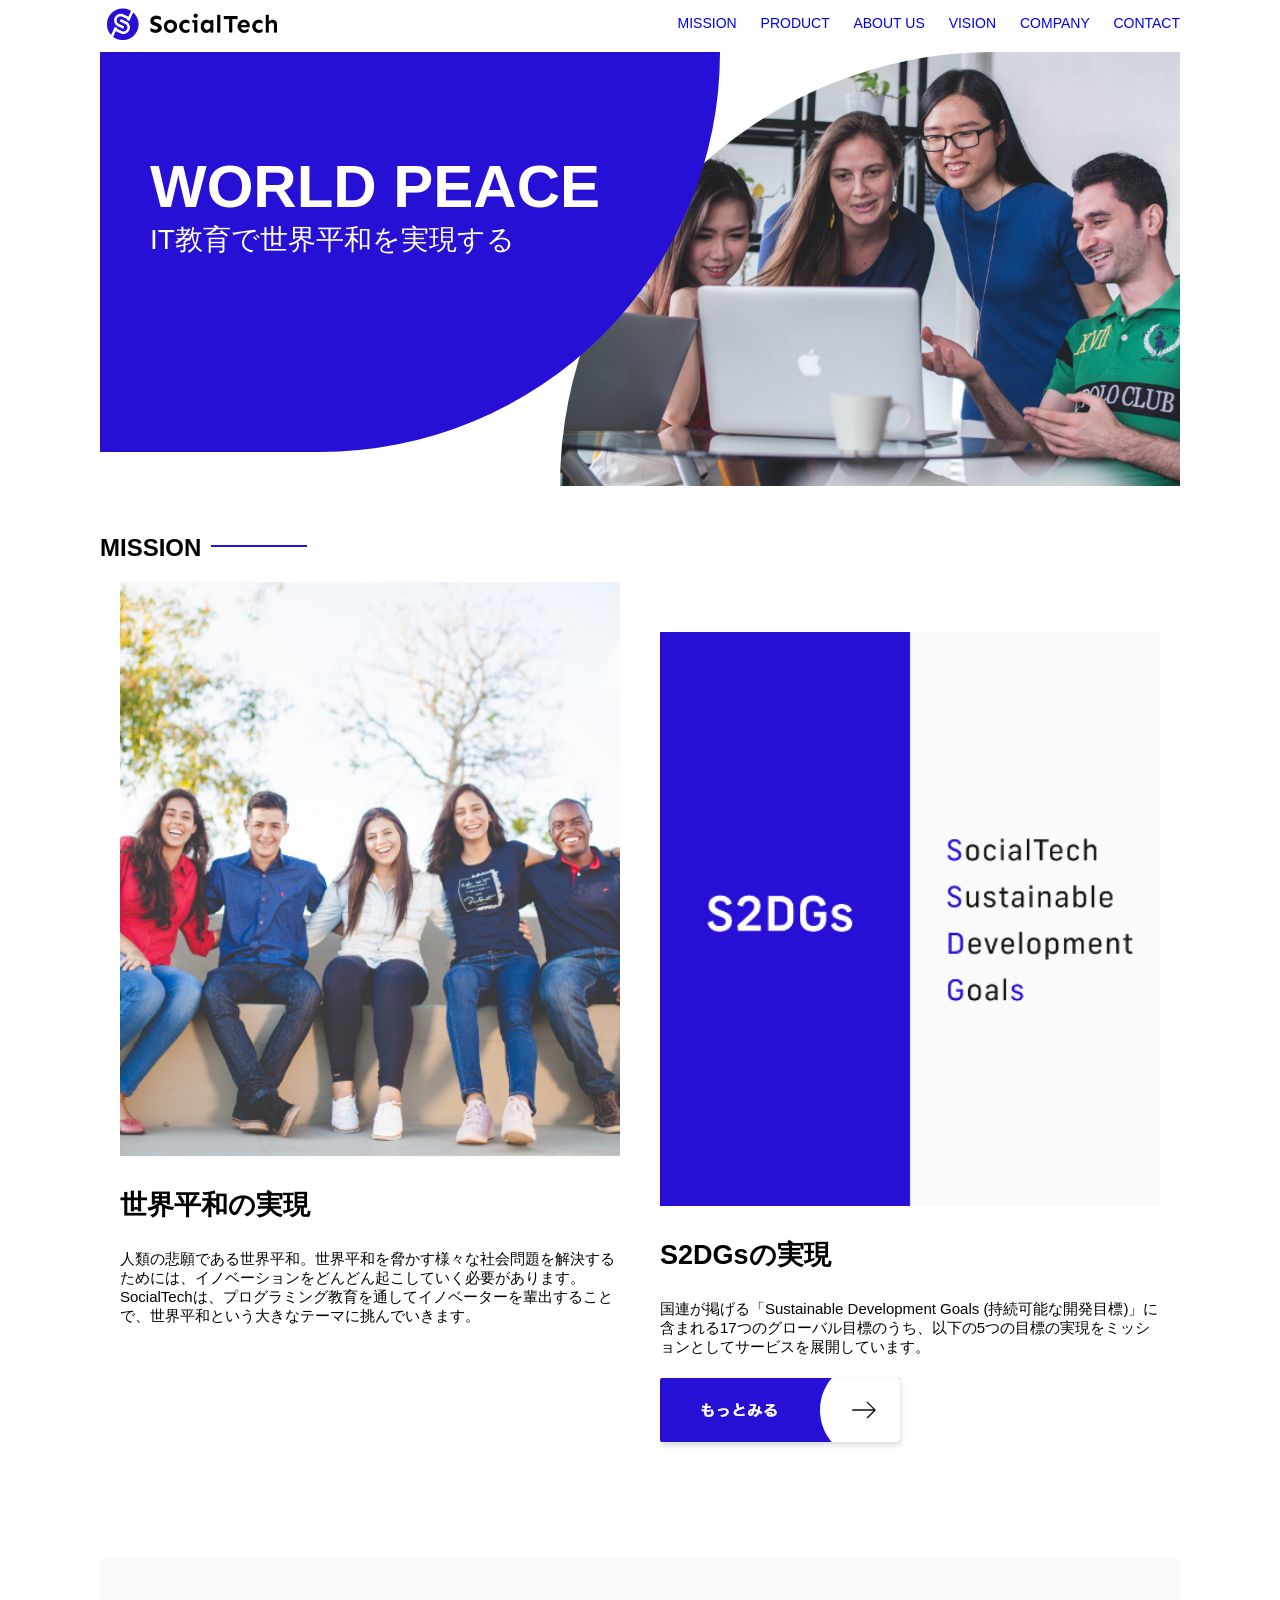
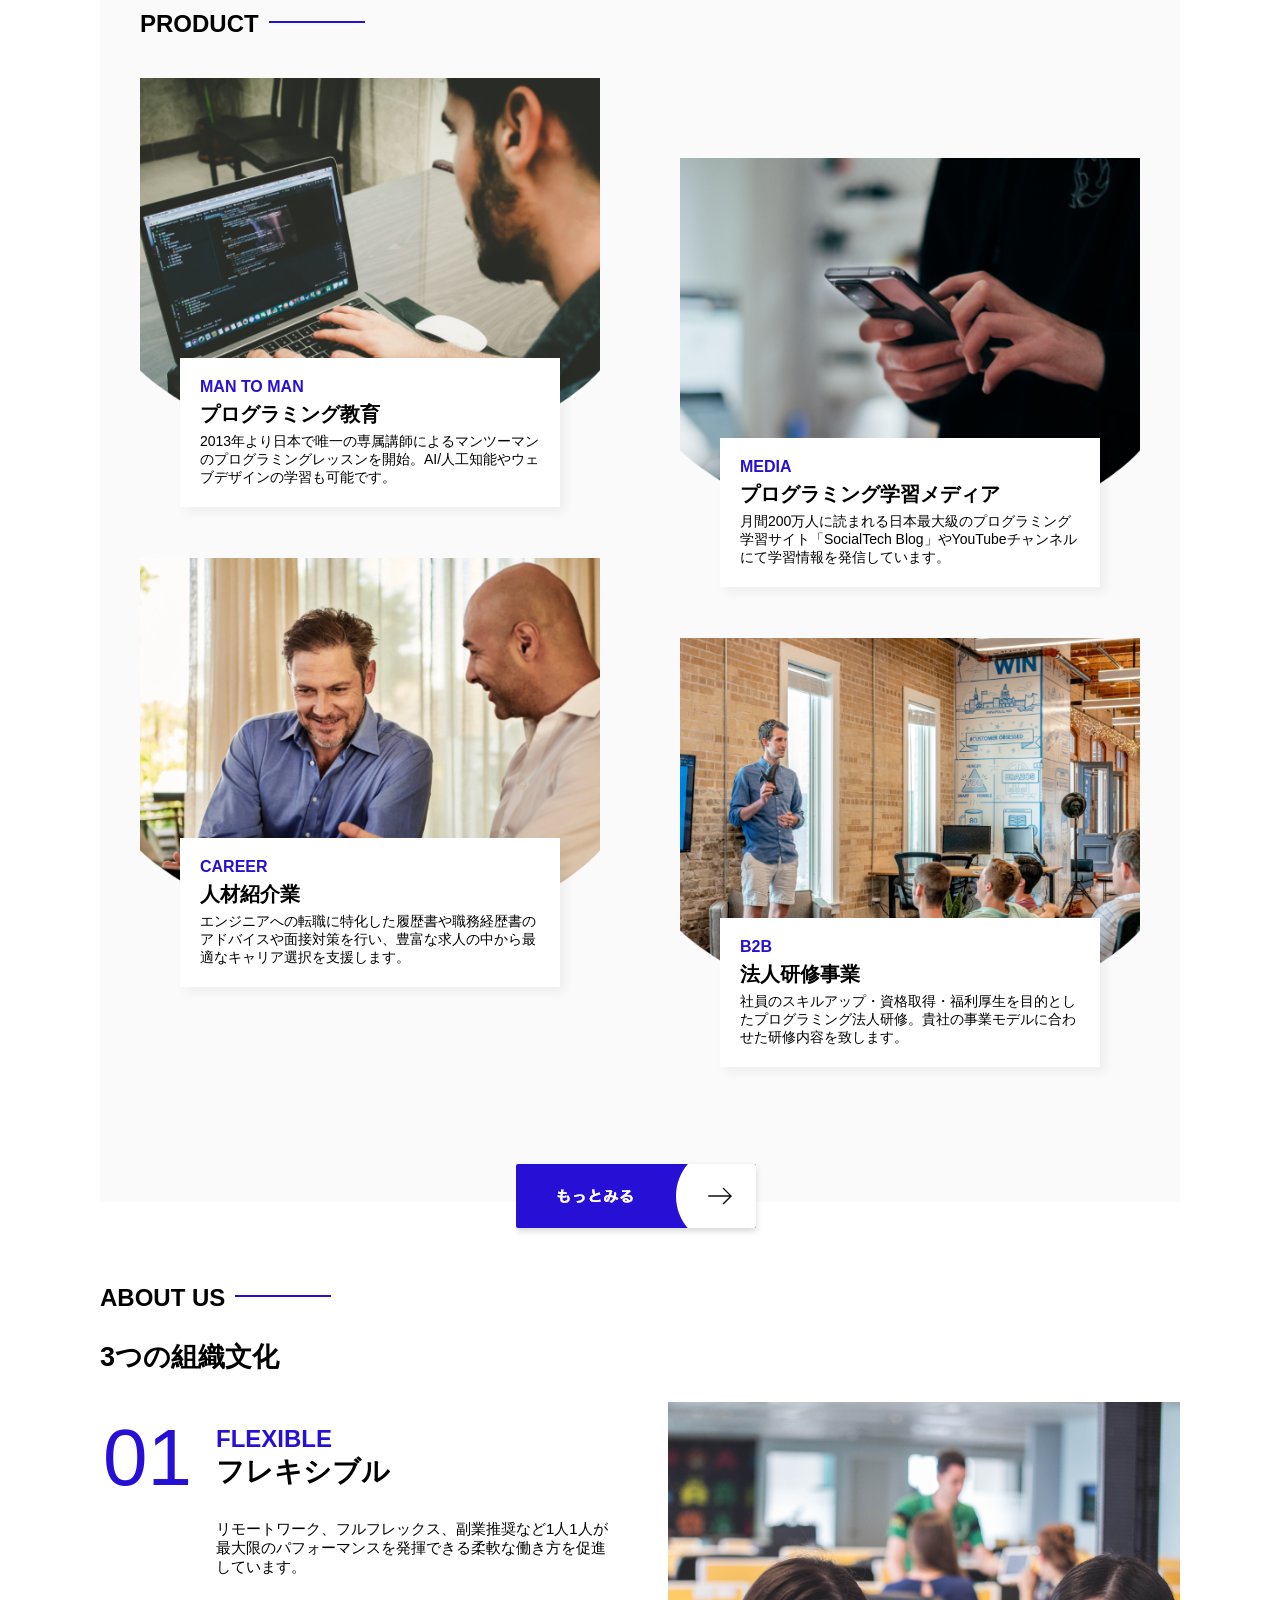
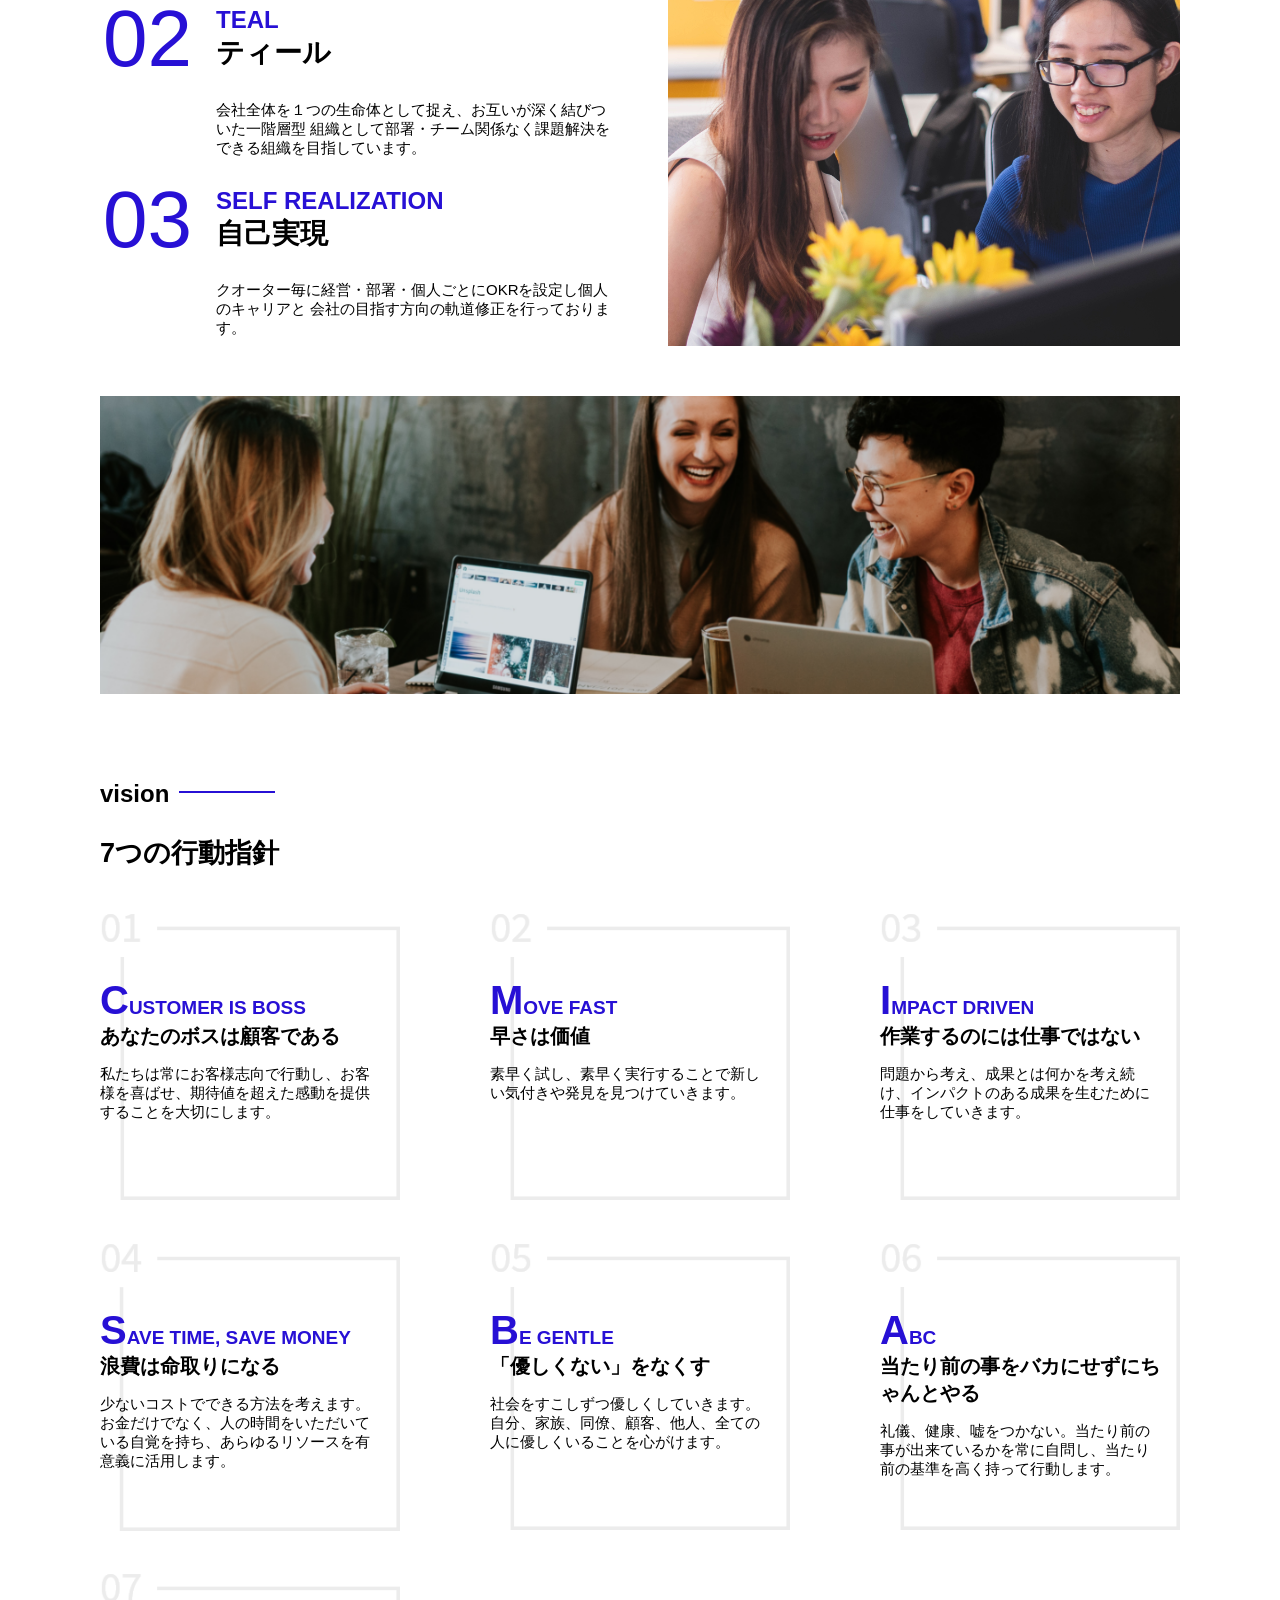
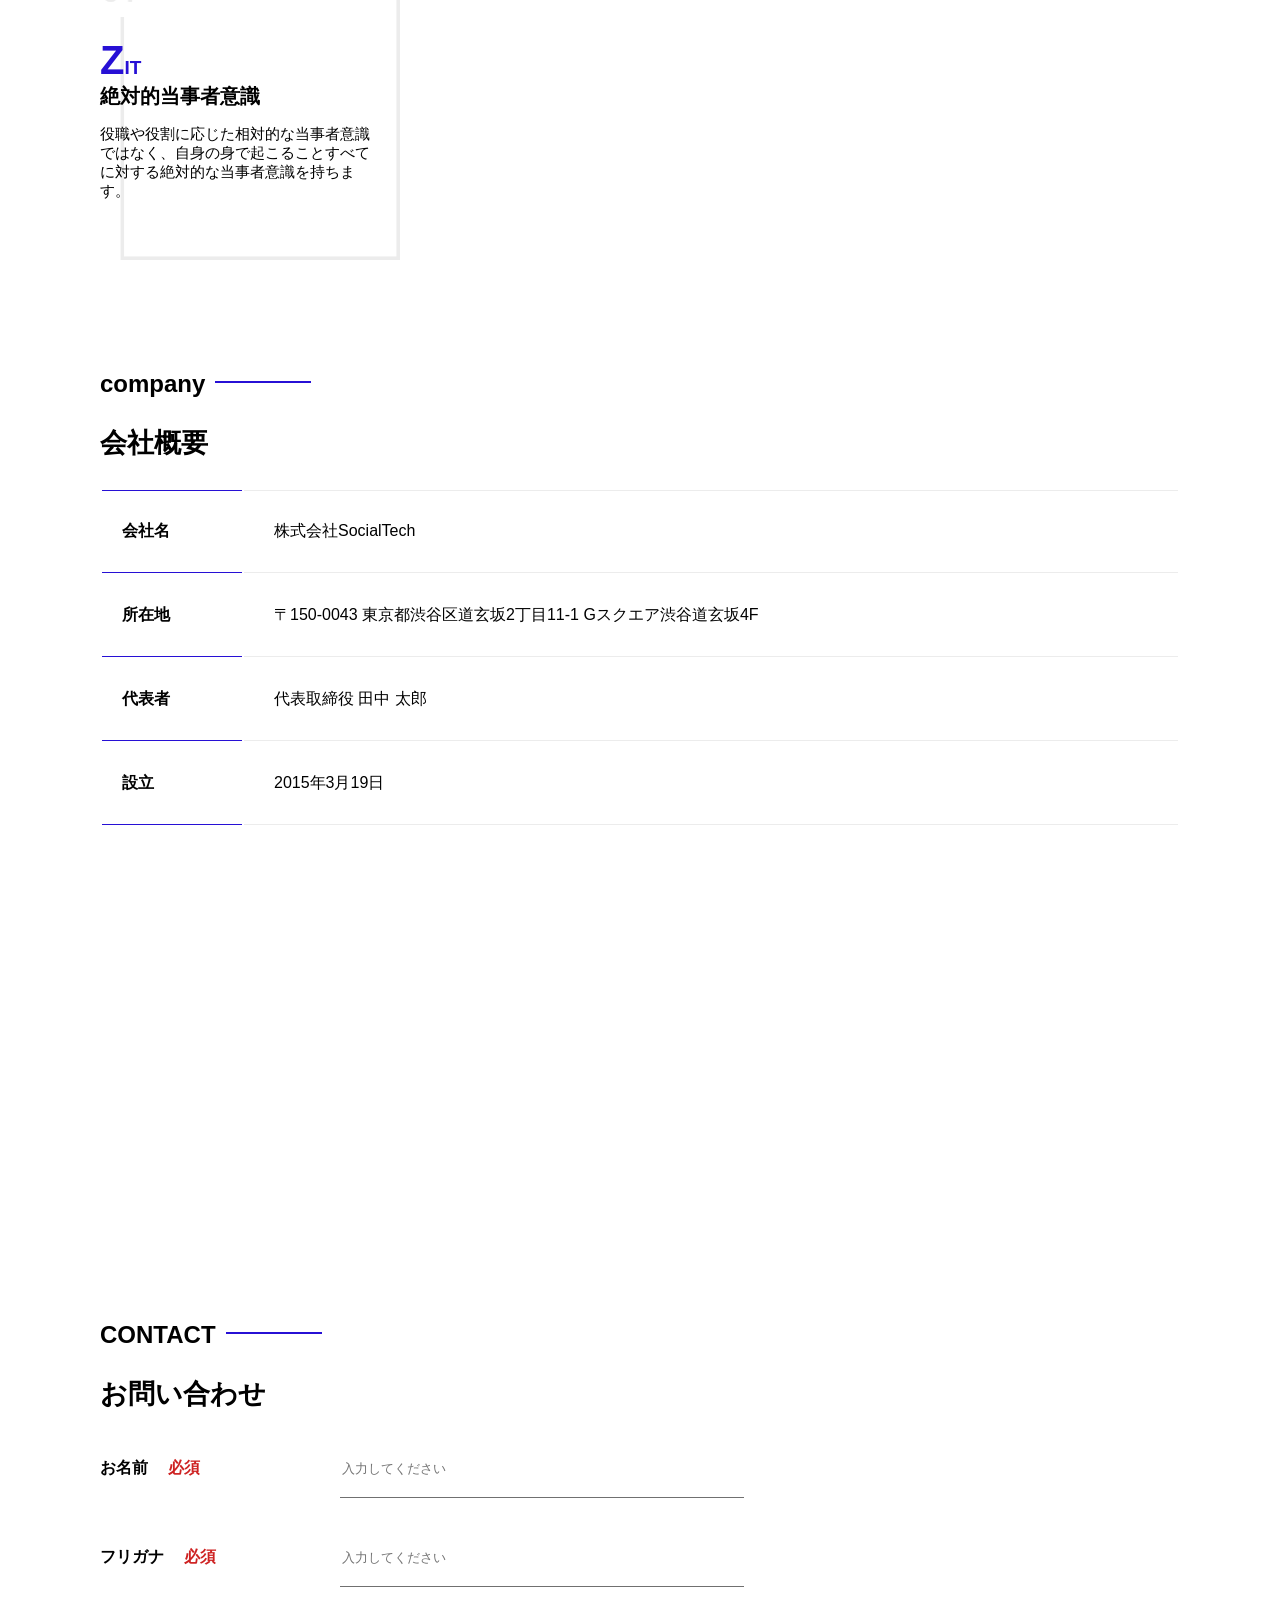
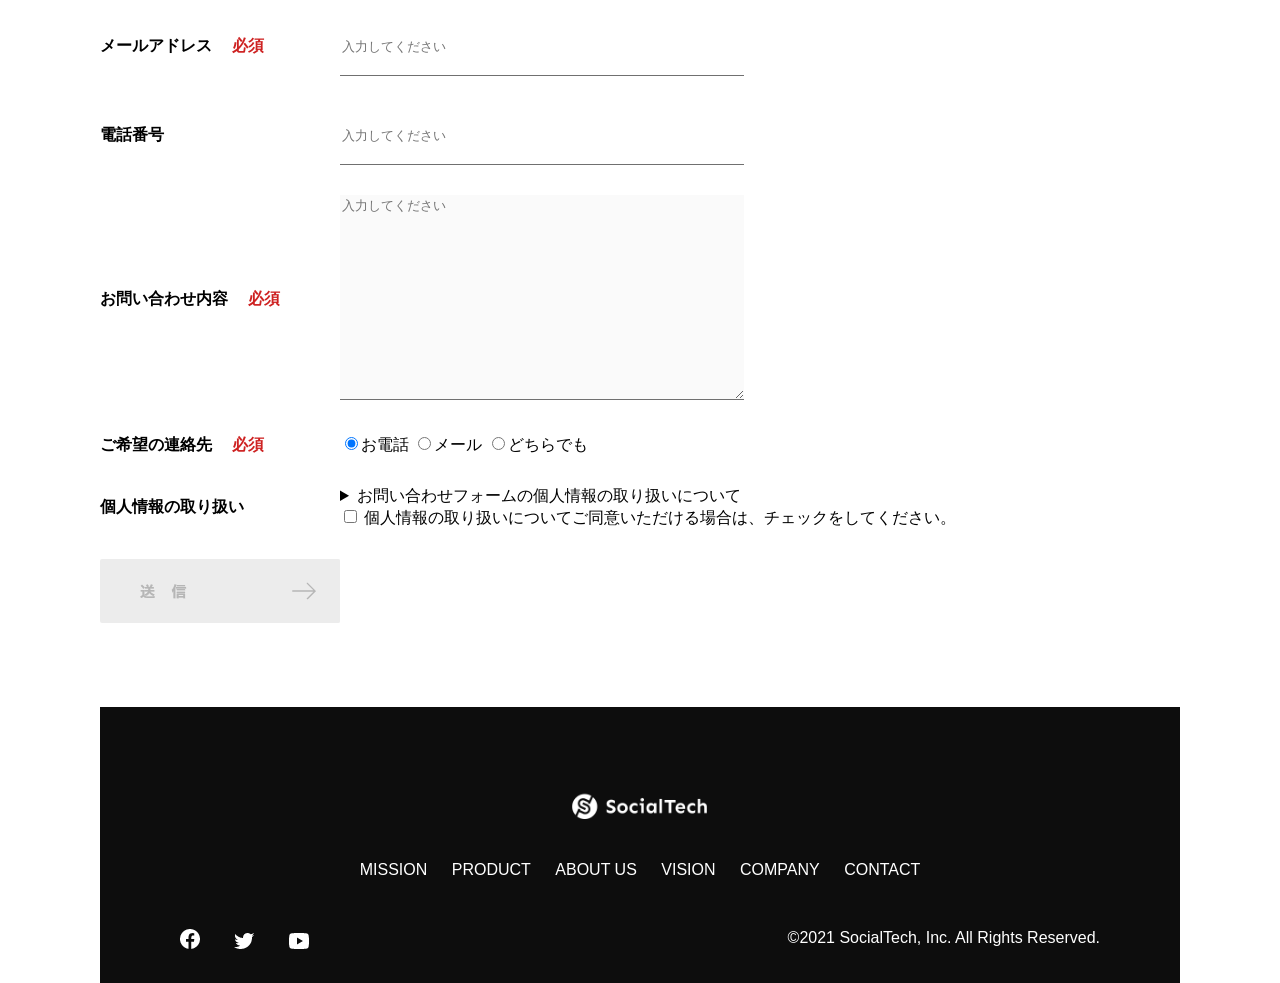
<file: test4/index.html>
<!DOCTYPE html>
<html>
  <head>
    <title>SocialTech</title>
    <meta charset="UTF-8">
    <meta name="description" content="SocialTechはEdTech業界のリーディングカンパニーを目指します。">
    <meta name="viewport" content="width=device-width, initial-scale=1.0">
    <link rel="stylesheet" href="style.css">
  </head>
  <body>
    <!-- ヘッダー -->
    <header>
      <a href="index.html" id="logo"><img src="images/logo.png" alt="トップページに戻る"></a>

      <!-- PC用ナビゲーション -->
      <nav id="nav-pc">
        <a href="mission.html">MISSION</a>
        <a href="product.html">PRODUCT</a>
        <a href="index.html#abouts">ABOUT US</a>
        <a href="index.html#vision">VISION</a>
        <a href="index.html#company">COMPANY</a>
        <a href="index.html#contact">CONTACT</a>
      </nav>
      <!-- PC用ナビゲーション -->
      <img id="menu-sp" src="images/button-menu.png" alt="ナビゲーションを開く" onclick="document.getElementById('nav-sp').style.display = 'block'">
      <!-- スマホ用ナビゲーション -->
      <nav id="nav-sp">
        <img id="close" src="images/button-close.png" alt="ナビゲーションを閉じる" onclick="document.getElementById('nav-sp').style.display = 'none'">
        <a id="logo-sp" href="index.html" onclick="document.getElementById('nav-sp').style.display = 'none'"><img
            src="images/logo-sp.png" alt="トップページに戻る"></a>
        <a class="menu" href="mission.html" onclick="document.getElementById('nav-sp').style.display = 'none'">MISSION</a>
        <a class="menu" href="product.html" onclick="document.getElementById('nav-sp').style.display = 'none'">PRODUCT</a>
        <a class="menu" href="index.html#aboutus" onclick="document.getElementById('nav-sp').style.display = 'none'">ABOUT
          US</a>
        <a class="menu" href="index.html#vision"
          onclick="document.getElementById('nav-sp').style.display = 'none'">VISION</a>
        <a class="menu" href="index.html#company"
          onclick="document.getElementById('nav-sp').style.display = 'none'">COMPANY</a>
        <a class="menu" href="index.html#contact"
          onclick="document.getElementById('nav-sp').style.display = 'none'">CONTACT</a>
        <div id="sns">
          <a href="https://www.facebook.com/sejuku2013"><img src="images/button-facebook.png" alt="Facebookのリンク"></a>
          <a href="https://twitter.com/samuraijuku"><img src="images/button-twitter.png" alt="Twitterのリンク"></a>
          <a href="https://www.youtube.com/channel/UCCFOQO5aDK0xXam4cUQXT8g"><img src="images/button-youtube.png" alt="YouTubeのリンク"></a>
        </div>
      </nav>
    </header>
    <main>
      <arcticle>
        <!-- メインビジュアル -->
        <section id="main-visual">
          <div id="main-message">
            <h1>WORLD PEACE</h1>
            <p>IT教育で世界平和を実現する</p>
          </div>
          <img src="images/index/index-main.png" alt="PCの周りに集まる多国籍の仲間たち">
        </section>
        <!-- ミッション-->
        <section id="mission">
          <h2 class="index-h2">MISSION</h2>
          <div id="mission-flex">
            <div>
              <img id="mission-photo" src="images/index/index-mission.png" alt="屋外のベンチで写真を撮影する多国籍の仲間たち">
              <h3>世界平和の実現</h3>
              <p>
                人類の悲願である世界平和。世界平和を脅かす様々な社会問題を解決するためには、イノベーションをどんどん起こしていく必要があります。SocialTechは、プログラミング教育を通してイノベーターを輩出することで、世界平和という大きなテーマに挑んでいきます。
              </p>
            </div>
            <div>
              <img id="s2dgs" src="images/index/s2dgs.png" alt="s2dgs">
              <h3>S2DGsの実現</h3>
              <p>国連が掲げる「Sustainable Development Goals (持続可能な開発目標)」に含まれる17つのグローバル目標のうち、以下の5つの目標の実現をミッションとしてサービスを展開しています。</p>
              <a href="mission.html">
                <img src="images/button-more.png" alt="もっとみる">
              </a>
            </div>
          </div>
        </section>
        <!-- プロダクト -->
        <section id="product">
          <h2 class="index-h2">PRODUCT</h2>
          <div>
            <div id="product-left">
              <div>
                <img class="product-photo" src="images/index/index-mantoman.png" alt="PCでコードを書く男性">
                <div class="product-explain">
                  <span>MAN TO MAN</span>
                  <h3>プログラミング教育</h3>
                  <p>2013年より日本で唯一の専属講師によるマンツーマンのプログラミングレッスンを開始。AI/人工知能やウェブデザインの学習も可能です。</p>
                </div>
              </div>
              <div>
                <img class="product-photo" src="images/index/index-career.png" alt="笑顔で話し合う2人の男性">
                <div class="product-explain">
                  <span>CAREER</span>
                  <h3>人材紹介業</h3>
                  <p>エンジニアへの転職に特化した履歴書や職務経歴書のアドバイスや面接対策を行い、豊富な求人の中から最適なキャリア選択を支援します。</p>
                </div>
              </div>
            </div>
            <div id="product-right">
              <div>
                <img class="product-photo" src="images/index/index-media.png" alt="スマートフォンを操作する人">
                <div class="product-explain">
                  <span>MEDIA</span>
                  <h3>プログラミング学習メディア</h3>
                  <p>月間200万人に読まれる日本最大級のプログラミング学習サイト「SocialTech Blog」やYouTubeチャンネルにて学習情報を発信しています。</p>
                </div>
              </div>
              <div>
                <img class="product-photo" src="images/index/index-b2b.png" alt="購入中の男性とそれを聴く人々">
                <div class="product-explain">
                  <span>B2B</span>
                  <h3>法人研修事業</h3>
                  <p>社員のスキルアップ・資格取得・福利厚生を目的としたプログラミング法人研修。貴社の事業モデルに合わせた研修内容を致します。</p>
                </div>
              </div>
            </div>
          </div>
          <div>
            <a id="product-more" href="product.html">
              <img src="images/button-more.png" alt="もっとみる">
            </a>
          </div>
        </section>
        <section id="aboutus">
          <h2 class="index-h2">ABOUT US</h2>
          <h3>3つの組織文化</h3>
          <div>
            <table class="culture-table">
              <tr>
                <td>
                  <span class="culture-num">01</span>
                </td>
                <td>
                  <span class="culture-en">FLEXIBLE</span>
                  <span class="culture-jp">フレキシブル</span>
                </td>
              </tr>
              <tr>
                <td>
                  <!--空のセル-->
                </td>
                <td>
                  <p class="culture-description">
                    リモートワーク、フルフレックス、副業推奨など1人1人が最大限のパフォーマンスを発揮できる柔軟な働き方を促進しています。
                  </p>
                </td>
              </tr>
              <tr>
                <td>
                  <span class="culture-num">02</span>
                </td>
                <td>
                  <span class="culture-en">TEAL</span>
                  <span class="culture-jp">ティール</span>
                </td>
              </tr>
              <tr>
                <td>
                  <!--空のセル-->
                </td>
                <td>
                  <p class="culture-description">
                    会社全体を１つの生命体として捉え、お互いが深く結びついた一階層型
                    組織として部署・チーム関係なく課題解決をできる組織を目指しています。
                  </p>
                </td>
              </tr>
              <tr>
                <td>
                  <span class="culture-num">03</span>
                </td>
                <td>
                  <span class="culture-en">SELF REALIZATION</span>
                  <span class="culture-jp">自己実現</span>
                </td>
              </tr>
              <tr>
                <td>
                  <!--空のセル-->
                </td>
                <td>
                  <p class="culture-description">
                    クオーター毎に経営・部署・個人ごとにOKRを設定し個人のキャリアと
                    会社の目指す方向の軌道修正を行っております。
                  </p>
                </td>
              </tr>
            </table>
              <img class="culture-img" src="images/index/index-aboutus1.png" alt="笑顔で話し合う2人の女性">
          </div>
            <img class="culture-img2" src="images/index/index-aboutus2.png" alt="笑顔で話し合う3人の男女">
        </section>
        <!-- VISION -->
        <section id="vision">
          <h2 class="index-h2">vision</h2>
          <h3>7つの行動指針</h3>
          <div>
            <div class="vision-box">
              <img src="images/index/vision-01.png" alt="01">
              <span>
                <h4>CUSTOMER IS BOSS</h4>
                <h5>あなたのボスは顧客である</h5>
                <p>私たちは常にお客様志向で行動し、お客様を喜ばせ、期待値を超えた感動を提供することを大切にします。</p>
              </span>
            </div>
            <div class="vision-box">
              <img src="images/index/vision-02.png" alt="02">
              <span>
                <h4>MOVE FAST</h4>
                <h5>早さは価値</h5>
                <p>素早く試し、素早く実行することで新しい気付きや発見を見つけていきます。</p>
              </span>
            </div>
            <div class="vision-box">
              <img src="images/index/vision-03.png" alt="03">
              <span>
                <h4>IMPACT DRIVEN</h4>
                <h5>作業するのには仕事ではない</h5>
                <p>問題から考え、成果とは何かを考え続け、インパクトのある成果を生むために仕事をしていきます。</p>
              </span>
            </div>
            <div class="vision-box">
              <img src="images/index/vision-04.png" alt="04">
              <span>
                <h4>SAVE TIME, SAVE MONEY</h4>
                <h5>浪費は命取りになる</h5>
                <p>少ないコストでできる方法を考えます。お金だけでなく、人の時間をいただいている自覚を持ち、あらゆるリソースを有意義に活用します。</p>
              </span>
            </div>
            <div class="vision-box">
              <img src="images/index/vision-05.png" alt="05">
              <span>
                <h4>BE GENTLE</h4>
                <h5>「優しくない」をなくす</h5>
                <p>社会をすこしずつ優しくしていきます。自分、家族、同僚、顧客、他人、全ての人に優しくいることを心がけます。</p>
              </span>
            </div>
            <div class="vision-box">
              <img src="images/index/vision-06.png" alt="06">
              <span>
                <h4>ABC</h4>
                <h5>当たり前の事をバカにせずにちゃんとやる</h5>
                <p>礼儀、健康、嘘をつかない。当たり前の事が出来ているかを常に自問し、当たり前の基準を高く持って行動します。</p>
              </span>
            </div>
            <div class="vision-box">
              <img src="images/index/vision-07.png" alt="07">
              <span>
                <h4>ZIT</h4>
                <h5>絶対的当事者意識</h5>
                <p>役職や役割に応じた相対的な当事者意識ではなく、自身の身で起こることすべてに対する絶対的な当事者意識を持ちます。</p>
              </span>
            </div>
          </div>
        </section>
        <!-- COMPANY -->
        <section id="company">
          <h2 class="index-h2">company</h2>
          <h3>会社概要</h3>
          <table id="company-table">
            <tr>
              <th class="tableheader-first">会社名</th>
              <td class="cell-first">株式会社SocialTech</td>
            </tr>
            <tr>
              <th class="tableheader">所在地</th>
              <td class="cell">〒150-0043 東京都渋谷区道玄坂2丁目11-1 Gスクエア渋谷道玄坂4F</td>
            </tr>
            <tr>
              <th class="tableheader">代表者</th>
              <td class="cell">代表取締役 田中 太郎</td>
            </tr>
            <tr>
              <th class="tableheader">設立</th>
              <td class="cell">2015年3月19日</td>
            </tr>
          </table>
          <iframe
           src="https://www.google.com/maps/embed?pb=!1m18!1m12!1m3!1d3241.7759544892483!2d139.69399665123464!3d35.65789123876098!2m3!1f0!2f0!3f0!3m2!1i1024!2i768!4f13.1!3m3!1m2!1s0x60188caa0042e8d1%3A0xba130bea826a7aa2!2z44CSMTUwLTAwNDMg5p2x5Lqs6YO95riL6LC35Yy66YGT546E5Z2C77yS5LiB55uu77yR77yR4oiS77yR!5e0!3m2!1sja!2sjp!4v1636872991912!5m2!1sja!2sjp"
           style="border:0;" allowfullscreen="" loading="lazy">
         </iframe>
        </section>
        <!-- お問い合わせフォーム -->
        <section id="contact">
          <h2 class="index-h2">CONTACT</h2>
          <h3>お問い合わせ</h3>
          <form action="https://api.staticforms.xyz/submit" method="post">
            <input type="text" name="honeypot" style="display:none">
            <!-- STATIC FORMのアクセスキー  -->
            <input type="hidden" name="accessKey" value="b024e4ca-845d-4fb1-b5e7-9c1c5c3291fc">
            <input type="hidden" name="subject" value="Webサイトからお問い合わせがありました" />
            <input type="hidden" name="replyTo" value="makino.19820629@gmail.com">
            <input type="hidden" name="redirectTo" value="">
            <div>
              <div class="contact-heading">
                <label class="contact-label">お名前<span class="contact-span">必須</span></label>
              </div>
              <div>
                <input type="text" name="name" placeholder="入力してください" class="contact-textbox">
              </div>
            </div>
            <div>
              <div class="contact-heading">
                <label class="contact-label">フリガナ<span class="contact-span">必須</span></label>
              </div>
              <div>
                <input type="text" name="name" placeholder="入力してください" class="contact-textbox">
              </div>
            </div>
            </div>
            <div>
              <div class="contact-heading">
                <label class="contact-label">メールアドレス<span class="contact-span">必須</span></label>
              </div>
              <div>
                <input type="text" name="name" placeholder="入力してください" class="contact-textbox">
              </div>
            </div>
            <div>
              <div class="contact-heading">
                <label class="contact-label">電話番号</label>
              </div>
              <div>
                <input type="text" name="tel" placeholder="入力してください" class="contact-textbox">
              </div>
            </div>
            <div>
              <div class="contact-heading">
                <label class="contact-label">お問い合わせ内容<span class="contact-span">必須</span></label>
              </div>
              <div>
                <textarea class="contact-textarea" placeholder="入力してください" name="message"></textarea>
              </div>
            </div>
            <div>
              <div class="contact-heading">
                <label class="contact-label">ご希望の連絡先<span class="contact-span">必須</span></label>
              </div>
              <div>
                <input class="radiobutton" type="radio" value="tel" name="contact" checked><label>お電話</label>
                <input class="radiobutton" type="radio" value="mail" name="contact"><label>メール</label>
                <input class="radiobutton" type="radio" value="both" name="contact"><label>どちらでも</label>
              </div>
            </div>
            <div>
              <div class="contact-heading">
                <label class="contact-label">個人情報の取り扱い</label>
              </div>
              <div>
                <details>
                  <summary>お問い合わせフォームの個人情報の取り扱いについて</summary>
                  <div>
                    <span>1. 組織の名称又は氏名</span><br>
                    株式会社SocialTech<br><br>
                    <span>2. 個人情報保護管理者  (若しくはその代理人)  の氏名又は職名、所属及び連絡先
                      鈴木  一郎  コーポレート部</span><br>
                    メールアドレス：support@socialtech.net<br>
                    TEL：03-xxxx-xxxx<br>
                    <span>3. 個人情報の利用目的</span><br>
                    ・本サービス及び本サービスに関連する情報の提供又はそれらに関連する連絡のため<br>
                    ・ユーザーの本人確認のため<br>
                    ・当社サービスのご案内のため<br>
                    ・当社の商品等の広告または宣言(電子メールによるものを含むものとします。)<br><br>
                    <span>4. 個人情報の取り扱い業務の委託</span><br>
                    個人情報の取扱業務の全部または一部を外部に業務委託する場合があります。<br>
                    その際、弊社は、個人情報を適切に保護できる管理体制を敷き実行していることを条件として<br>
                    委託先を厳選したうえで、機密保持契約を委託先と締結し、お客様の個人情報を厳密に管理させます。<br><br>
                    <span>5. 個人情報の開示等の請求</span><br>
                    お客様は、弊社に対してご自身の個人情報の開示等(利用目的の通知、開示、内容の訂正・追加・削除、利用の停止または消去、第三者への提供の停止)に関して、当社問合せ窓口に申し出ることができます。<br>
                    その際、弊社はお客様ご本人を確認させていただいたうえで、合理的な期間内に対応いたします。<br>
                    なお、個人情報に関する弊社問い合わせ先は、次の通りです。<br><br>
                    株式会社SocialTech  個人情報問合せ窓口<br>
                    〒150-0043  東京都渋谷区道玄坂2丁目11-1  Gスムエア渋谷道玄坂  4F<br>
                    メールアドレス：support@socialtech.net TEL：03-xxxx-xxxx<br><br>
                    <span>6. 個人情報を提供されることの任意性について</span><br><br>
                    お客様がご自身の個人情報を弊社に提供されるか否かは、お客様のご判断によりますが、もしご提供されない場合には、適切なサービスが提供できない場合がありますので予めご了承ください。
                    </div>
                  </details>
                <input type="checkbox" name="agree">
                <span>個人情報の取り扱いについてご同意いただける場合は、チェックをしてください。</span>
              </div>
            </div>
              <input type="image" src="images/button-submit.png" alt="送信する">
          </form>
        </section>
      </arcticle>
      <footer>
        <div id="footer-logo">
          <img src="images/logo-sp.png" alt="SocialTech">
        </div>
        <div id="footer-link">
          <a href="mission.html">MISSION</a>
          <a href="product.html">PRODUCT</a>
          <a href="index.html#aboutus">ABOUT US</a>
          <a href="index.html#vision">VISION</a>
          <a href="index.html#company">COMPANY</a>
          <a href="index.html#contact">CONTACT</a>
        </div>
        <div id="sns-footer">
          <a href="https://www.facebook.com/sejuku2013"><img src="images/button-facebook.png" alt="Facebookのリンク"></a>
          <a href="https://twitter.com/samuraijuku"><img src="images/button-twitter.png" alt="Twitterのリンク"></a>
          <a href="https://www.youtube.com/channel/UCCFOQO5aDK0xXam4cUQXT8g"><img src="images/button-youtube.png" alt="YouTubeのリンク"></a>
          <span id="copyright">&copy;2021 SocialTech, Inc. All Rights Reserved.</span>
        </div>
    </footer>
  </main>
</body>
</html>
</file>
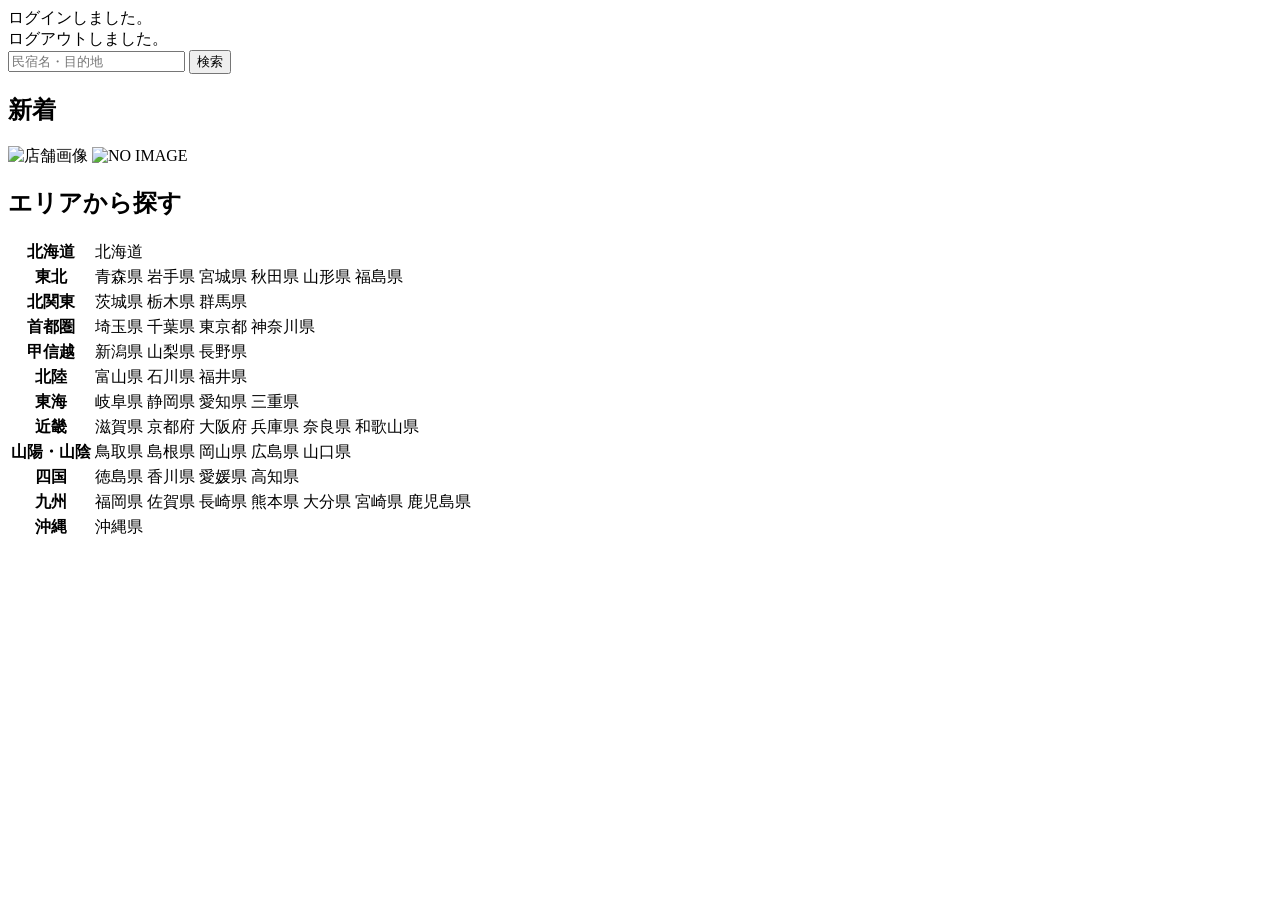
<file: Test/target/classes/templates/index.html>
<!DOCTYPE html>
<html xmlns:th="https://www.thymeleaf.org" xmlns:sec="http://www.thymeleaf.org/extras/spring-security">
    <head>
      
         <div th:replace="~{fragment :: meta}"></div>   
              
         <div th:replace="~{fragment :: styles}"></div>
        
        <title>SAMURAI Travel</title>	
    </head>
    <body>
 		
         <div class="samuraitravel-wrapper">
             <!-- ヘッダー -->
             <div th:replace="~{fragment :: header}"></div>
             
             <main>
                 <div class="container pt-4 pb-5 samuraitravel-container">
                     <div th:if="${param.loggedIn}" class="alert alert-info">
                         ログインしました。
                     </div>  
                     
                     <div th:if="${param.loggedOut}" class="alert alert-info">
                         ログアウトしました。
                     </div>
                     
                     <div th:if="${successMessage}" class="alert alert-info">
						 <sapn th:text="${successMessage}"></sapn>
					 </div>
					 
					  <div class="d-flex justify-content-center">                                            
                         <form method="get" th:action="@{/houses}" class="mb-5 samuraitravel-search-form">
                             <div class="input-group">
                                 <input type="text" class="form-control" name="keyword" th:value="${keyword}" placeholder="民宿名・目的地">
                                 <button type="submit" class="btn text-white shadow-sm samuraitravel-btn">検索</button> 
                             </div>               
                         </form>                        
                     </div>                                                                                                  
                                                      
                     <h2 class="text-center mb-3">新着</h2>
                     <div class="row row-cols-lg-5 row-cols-2 g-3 mb-5">                                        
                         <div class="col" th:each="newHouse : ${newHouses}">
                             <a th:href="@{/houses/__${newHouse.getId()}__}" class="link-dark samuraitravel-card-link">
                                 <div class="card h-100">                                                                        
                                     <img th:if="${newHouse.getImageName()}" th:src="@{/storage/__${newHouse.getImageName()}__}" class="card-img-top samuraitravel-vertical-card-image" alt="店舗画像">                                     
                                     <img th:unless="${newHouse.getImageName()}" th:src="@{/images/noImage.png}" class="card-img-top samuraitravel-vertical-card-image" alt="NO IMAGE">                                                                                                                        
                                     <div class="card-body">                                    
                                         <h3 class="card-title" th:text="${newHouse.getName()}"></h3>
                                         <p class="card-text mb-1">
                                             <small class="text-muted" th:text="${newHouse.getAddress()}"></small>                                            
                                         </p>
                                         <p class="card-text">
                                             <span th:text="${#numbers.formatInteger(newHouse.getPrice(), 1, 'COMMA') + '円 / 泊'}"></span>                                            
                                         </p>                                    
                                     </div>
                                 </div>    
                             </a>            
                         </div>                                               
                     </div>
                     
                     <div class="row justify-content-center">
                         <div class="col-xl-5 col-lg-6 col-md-8">                    
                     
                             <h2 class="text-center mb-3">エリアから探す</h2>                                        
                              
                             <table class="table">
                                 <tbody>                                                     
                                     <tr>
                                         <th>北海道</th>
                                         <td>
                                             <a th:href="@{/houses?area=北海道}">北海道</a>
                                         </td>                                     
                                     </tr>  
                                     <tr>
                                         <th>東北</th>
                                         <td>
                                             <a th:href="@{/houses?area=青森県}" class="me-2">青森県</a>
                                             <a th:href="@{/houses?area=岩手県}" class="me-2">岩手県</a>
                                             <a th:href="@{/houses?area=宮城県}" class="me-2">宮城県</a>
                                             <a th:href="@{/houses?area=秋田県}" class="me-2">秋田県</a>
                                             <a th:href="@{/houses?area=山形県}" class="me-2">山形県</a>
                                             <a th:href="@{/houses?area=福島県}">福島県</a>
                                         </td>                                     
                                     </tr>  
                                     <tr>
                                         <th>北関東</th>
                                         <td>
                                             <a th:href="@{/houses?area=茨城県}" class="me-2">茨城県</a>
                                             <a th:href="@{/houses?area=栃木県}" class="me-2">栃木県</a>
                                             <a th:href="@{/houses?area=群馬県}">群馬県</a>                                    
                                         </td>                                     
                                     </tr>  
                                     <tr>
                                         <th>首都圏</th>
                                         <td>
                                             <a th:href="@{/houses?area=埼玉県}" class="me-2">埼玉県</a>
                                             <a th:href="@{/houses?area=千葉県}" class="me-2">千葉県</a>
                                             <a th:href="@{/houses?area=東京都}" class="me-2">東京都</a>
                                             <a th:href="@{/houses?area=神奈川県}">神奈川県</a>
                                         </td>                                     
                                     </tr>  
                                     <tr>
                                         <th>甲信越</th>
                                         <td>
                                             <a th:href="@{/houses?area=新潟県}" class="me-2">新潟県</a>
                                             <a th:href="@{/houses?area=山梨県}" class="me-2">山梨県</a>
                                             <a th:href="@{/houses?area=長野県}">長野県</a>
                                         </td>                                     
                                     </tr>  
                                     <tr>
                                         <th>北陸</th>
                                         <td>
                                             <a th:href="@{/houses?area=富山県}" class="me-2">富山県</a>
                                             <a th:href="@{/houses?area=石川県}" class="me-2">石川県</a>
                                             <a th:href="@{/houses?area=福井県}">福井県</a>
                                         </td>                                     
                                     </tr>  
                                     <tr>
                                         <th>東海</th>
                                         <td>
                                             <a th:href="@{/houses?area=岐阜県}" class="me-2">岐阜県</a>
                                             <a th:href="@{/houses?area=静岡県}" class="me-2">静岡県</a>
                                             <a th:href="@{/houses?area=愛知県}" class="me-2">愛知県</a>
                                             <a th:href="@{/houses?area=三重県}">三重県</a>
                                         </td>                                     
                                     </tr>  
                                     <tr>
                                         <th>近畿</th>
                                         <td>
                                             <a th:href="@{/houses?area=滋賀県}" class="me-2">滋賀県</a>
                                             <a th:href="@{/houses?area=京都府}" class="me-2">京都府</a>
                                             <a th:href="@{/houses?area=大阪府}" class="me-2">大阪府</a>
                                             <a th:href="@{/houses?area=兵庫県}" class="me-2">兵庫県</a>
                                             <a th:href="@{/houses?area=奈良県}" class="me-2">奈良県</a>
                                             <a th:href="@{/houses?area=和歌山県}">和歌山県</a>
                                         </td>                                     
                                     </tr>  
                                     <tr>
                                         <th>山陽・山陰</th>
                                         <td>
                                             <a th:href="@{/houses?area=鳥取県}" class="me-2">鳥取県</a>
                                             <a th:href="@{/houses?area=島根県}" class="me-2">島根県</a>
                                             <a th:href="@{/houses?area=岡山県}" class="me-2">岡山県</a>
                                             <a th:href="@{/houses?area=広島県}" class="me-2">広島県</a>
                                             <a th:href="@{/houses?area=山口県}">山口県</a>
                                         </td>                                     
                                     </tr>  
                                     <tr>
                                         <th>四国</th>
                                         <td>
                                             <a th:href="@{/houses?area=徳島県}" class="me-2">徳島県</a>
                                             <a th:href="@{/houses?area=香川県}" class="me-2">香川県</a>
                                             <a th:href="@{/houses?area=愛媛県}" class="me-2">愛媛県</a>
                                             <a th:href="@{/houses?area=高知県}">高知県</a>
                                         </td>                                     
                                     </tr>            
                                     <tr>
                                         <th>九州</th>
                                         <td>
                                             <a th:href="@{/houses?area=福岡県}" class="me-2">福岡県</a>
                                             <a th:href="@{/houses?area=佐賀県}" class="me-2">佐賀県</a>
                                             <a th:href="@{/houses?area=長崎県}" class="me-2">長崎県</a>
                                             <a th:href="@{/houses?area=熊本県}" class="me-2">熊本県</a>
                                             <a th:href="@{/houses?area=大分県}" class="me-2">大分県</a>
                                             <a th:href="@{/houses?area=宮崎県}" class="me-2">宮崎県</a>
                                             <a th:href="@{/houses?area=鹿児島県}">鹿児島県</a>
                                         </td>                                     
                                     </tr>  
                                     <tr>
                                         <th>沖縄</th>
                                         <td>
                                             <a th:href="@{/houses?area=沖縄県}">沖縄県</a>
                                         </td>                                     
                                     </tr>                                                                                                                                                                                                                                                                                                                                                                           
                                 </tbody>
                             </table>  
                         </div>
                     </div>       
                 </div>
             </main>
             
             <!-- フッター -->
             <div th:replace="~{fragment :: footer}"></div>
         </div>    
         
         <div th:replace="~{fragment :: scripts}"></div>  
	</body>
</html>
</file>
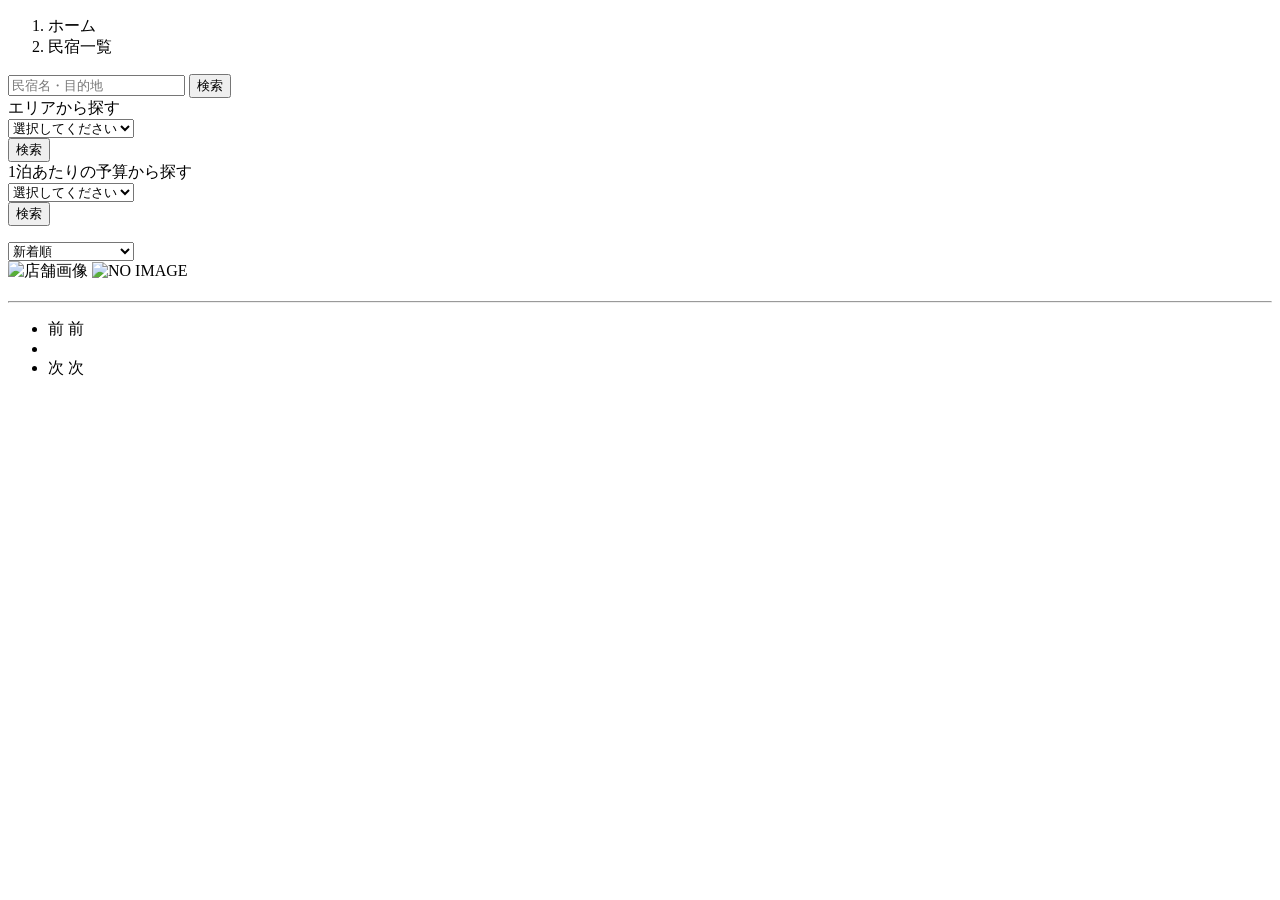
<file: Test/target/classes/templates/houses/index.html>
<!DOCTYPE html>
 <html xmlns:th="https://www.thymeleaf.org" xmlns:sec="http://www.thymeleaf.org/extras/spring-security">    
     <head>
         <div th:replace="~{fragment :: meta}"></div>   
              
         <div th:replace="~{fragment :: styles}"></div>
           
         <title>民宿一覧</title>   
     </head>
     <body>
         <div class="samuraitravel-wrapper">
             <!-- ヘッダー -->
             <div th:replace="~{fragment :: header}"></div>
             
             <main>
                 <div class="container samuraitravel-container pb-5">
                     <div class="row justify-content-center">
                         <nav class="my-3" style="--bs-breadcrumb-divider: '>';" aria-label="breadcrumb">
                             <ol class="breadcrumb mb-0">                        
                                 <li class="breadcrumb-item"><a th:href="@{/}">ホーム</a></li>
                                 <li class="breadcrumb-item active" aria-current="page">民宿一覧</li>
                             </ol>
                         </nav>         
             
                         <div class="col-xl-3 col-lg-4 col-md-12">               
                             <form method="get" th:action="@{/houses}" class="w-100 mb-3">
                                 <div class="input-group">
                                     <input type="text" class="form-control" name="keyword" th:value="${keyword}" placeholder="民宿名・目的地">
                                     <button type="submit" class="btn text-white shadow-sm samuraitravel-btn">検索</button> 
                                 </div>               
                             </form>
             
                             <div class="card mb-3">
                                 <div class="card-header">
                                     エリアから探す
                                 </div>
                                 <div class="card-body">
                                     <form method="get" th:action="@{/houses}" class="w-100">
                                         <div class="form-group mb-3">
                                             <select class="form-control form-select" name="area">  
                                                 <option value="" hidden>選択してください</option>   
                                                 <optgroup label="北海道">                                      
                                                     <option value="北海道" th:selected="${area == '北海道'}">北海道</option>
                                                 </optgroup>                
                                                 <optgroup label="東北">                                  
                                                     <option value="青森県" th:selected="${area == '青森県'}">青森県</option>                                                
                                                     <option value="岩手県" th:selected="${area == '岩手県'}">岩手県</option>
                                                     <option value="宮城県" th:selected="${area == '宮城県'}">宮城県</option>
                                                     <option value="秋田県" th:selected="${area == '秋田県'}">秋田県</option>
                                                     <option value="山形県" th:selected="${area == '山形県'}">山形県</option>
                                                     <option value="福島県" th:selected="${area == '福島県'}">福島県</option>
                                                 </optgroup>
                                                 <optgroup label="北関東">  
                                                     <option value="茨城県" th:selected="${area == '茨城県'}">茨城県</option>
                                                     <option value="栃木県" th:selected="${area == '栃木県'}">栃木県</option>
                                                     <option value="群馬県" th:selected="${area == '群馬県'}">群馬県</option>
                                                 </optgroup>
                                                 <optgroup label="首都圏"> 
                                                     <option value="埼玉県" th:selected="${area == '埼玉県'}">埼玉県</option>
                                                     <option value="千葉県" th:selected="${area == '千葉県'}">千葉県</option>
                                                     <option value="東京都" th:selected="${area == '東京都'}">東京都</option>
                                                     <option value="神奈川県" th:selected="${area == '神奈川県'}">神奈川県</option>
                                                 </optgroup>
                                                 <optgroup label="甲信越"> 
                                                     <option value="新潟県" th:selected="${area == '新潟県'}">新潟県</option>
                                                     <option value="山梨県" th:selected="${area == '山梨県'}">山梨県</option>
                                                     <option value="長野県" th:selected="${area == '長野県'}">長野県</option>
                                                 </optgroup>
                                                 <optgroup label="北陸"> 
                                                     <option value="富山県" th:selected="${area == '富山県'}">富山県</option>
                                                     <option value="石川県" th:selected="${area == '石川県'}">石川県</option>
                                                     <option value="福井県" th:selected="${area == '福井県'}">福井県</option>
                                                 </optgroup>
                                                 <optgroup label="東海">
                                                     <option value="岐阜県" th:selected="${area == '岐阜県'}">岐阜県</option>
                                                     <option value="静岡県" th:selected="${area == '静岡県'}">静岡県</option>
                                                     <option value="愛知県" th:selected="${area == '愛知県'}">愛知県</option>
                                                     <option value="三重県" th:selected="${area == '三重県'}">三重県</option>
                                                 </optgroup>
                                                 <optgroup label="近畿">
                                                     <option value="滋賀県" th:selected="${area == '滋賀県'}">滋賀県</option>
                                                     <option value="京都府" th:selected="${area == '京都府'}">京都府</option>
                                                     <option value="大阪府" th:selected="${area == '大阪府'}">大阪府</option>
                                                     <option value="兵庫県" th:selected="${area == '兵庫県'}">兵庫県</option>
                                                     <option value="奈良県" th:selected="${area == '奈良県'}">奈良県</option>
                                                     <option value="和歌山県" th:selected="${area == '和歌山県'}">和歌山県</option>
                                                 </optgroup>
                                                 <optgroup label="山陽・山陰">
                                                     <option value="鳥取県" th:selected="${area == '鳥取県'}">鳥取県</option>
                                                     <option value="島根県" th:selected="${area == '島根県'}">島根県</option>
                                                     <option value="岡山県" th:selected="${area == '岡山県'}">岡山県</option>
                                                     <option value="広島県" th:selected="${area == '広島県'}">広島県</option>
                                                     <option value="山口県" th:selected="${area == '山口県'}">山口県</option>
                                                 </optgroup>
                                                 <optgroup label="四国">
                                                     <option value="徳島県" th:selected="${area == '徳島県'}">徳島県</option>
                                                     <option value="香川県" th:selected="${area == '香川県'}">香川県</option>
                                                     <option value="愛媛県" th:selected="${area == '愛媛県'}">愛媛県</option>
                                                     <option value="高知県" th:selected="${area == '高知県'}">高知県</option>
                                                 </optgroup>
                                                 <optgroup label="九州">
                                                     <option value="福岡県" th:selected="${area == '福岡県'}">福岡県</option>
                                                     <option value="佐賀県" th:selected="${area == '佐賀県'}">佐賀県</option>
                                                     <option value="長崎県" th:selected="${area == '長崎県'}">長崎県</option>
                                                     <option value="熊本県" th:selected="${area == '熊本県'}">熊本県</option>
                                                     <option value="大分県" th:selected="${area == '大分県'}">大分県</option>
                                                     <option value="宮崎県" th:selected="${area == '宮崎県'}">宮崎県</option>
                                                     <option value="鹿児島県" th:selected="${area == '鹿児島県'}">鹿児島県</option>
                                                 </optgroup>
                                                 <optgroup label="沖縄">
                                                     <option value="沖縄県" th:selected="${area == '沖縄県'}">沖縄県</option>
                                                 </optgroup>                                                                                                  
                                             </select> 
                                         </div>
                                         <div class="form-group">
                                             <button type="submit" class="btn text-white shadow-sm w-100 samuraitravel-btn">検索</button>
                                         </div>                                           
                                     </form>
                                 </div>
                             </div>                
             
                             <div class="card mb-3">
                                 <div class="card-header">
                                     1泊あたりの予算から探す
                                 </div>
                                 <div class="card-body">
                                     <form method="get" th:action="@{/houses}" class="w-100">
                                         <div class="form-group mb-3">    
                                             <select class="form-control form-select" name="price">
                                                 <option value="" hidden>選択してください</option> 
                                                 <option value="6000" th:selected="${price == 6000}">6,000円以内</option>
                                                 <option value="7000" th:selected="${price == 7000}">7,000円以内</option>
                                                 <option value="8000" th:selected="${price == 8000}">8,000円以内</option>
                                                 <option value="9000" th:selected="${price == 9000}">9,000円以内</option>
                                                 <option value="10000" th:selected="${price == 10000}">10,000円以内</option>
                                             </select>                                                                                
                                         </div>
                                         <div class="form-group">
                                             <button type="submit" class="btn text-white shadow-sm w-100 samuraitravel-btn">検索</button>
                                         </div>                                           
                                     </form>
                                 </div>
                             </div>                               
                         </div>
             
                         <div class="col">                                                                          
                             <div class="d-flex justify-content-between flex-wrap">                                
                                 <p th:if="${housePage.getTotalPages() > 1}" class="fs-5 mb-3" th:text="${'検索結果：' + housePage.getTotalElements() + '件' + '（' + (housePage.getNumber() + 1) + ' / ' + housePage.getTotalPages() + ' ページ）'}"></p> 
                                 <p th:unless="${housePage.getTotalPages() > 1}" class="fs-5 mb-3" th:text="${'検索結果：' + housePage.getTotalElements() + '件'}"></p>                                 
                             
                             	<form method="get" th:action="@{/houses}" class="mb-3 samuraitravel-sort-box"> 
                                     <input th:if="${keyword}" type="hidden" name="keyword" th:value="${keyword}">
                                     <input th:if="${area}" type="hidden" name="area" th:value="${area}">
                                     <input th:if="${price}" type="hidden" name="price" th:value="${price}">                                      
                                     <select class="form-select form-select-sm" name="order" onChange="this.form.submit();">
                                         <option value="createdAtDesc" th:selected="${order == 'createdAtDesc' || order == null}">新着順</option>                                            
                                         <option value="priceAsc" th:selected="${order == 'priceAsc'}">宿泊料金が安い順</option>
                                     </select>   
                                 </form>         
                             </div>   
                                                                         
                             <div class="mb-3" th:each="house : ${housePage}">
                                 <a th:href="@{/houses/__${house.getId()}__}" class="link-dark samuraitravel-card-link">
                                     <div class="card h-100">   
                                         <div class="row g-0">
                                             <div class="col-md-4">                                                                                
                                                 <img th:if="${house.getImageName()}" th:src="@{/storage/__${house.getImageName()}__}" class="card-img-top samuraitravel-horizontal-card-image" alt="店舗画像">                                                     
                                                 <img th:unless="${house.getImageName()}" th:src="@{/images/noImage.png}" class="card-img-top samuraitravel-horizontal-card-image" alt="NO IMAGE">                                                    
                                             </div> 
                                             <div class="col-md-8">                                                                                                                        
                                                 <div class="card-body">                                    
                                                     <h3 class="card-title mb-3" th:text="${house.getName()}"></h3>                                            
  
                                                     <hr class="mb-3">
                                                     
                                                     <p class="card-text mb-2">
                                                         <span th:text="${house.getDescription()}"></span>
                                                     </p>                                                    
                                                     
                                                     <p class="card-text mb-2">
                                                         <small class="text-muted" th:text="${'〒' + house.getPostalCode()}"></small>
                                                         <small class="text-muted" th:text="${house.getAddress()}"></small>                                                      
                                                     </p>   
                                                                                                                                                                                                                                    
                                                     <p class="card-text">
                                                         <span th:text="${#numbers.formatInteger(house.getPrice(), 1, 'COMMA') + '円 / 泊'}"></span>
                                                     </p>                                    
                                                 </div>
                                             </div>
                                         </div>
                                     </div>    
                                 </a>            
                             </div>                                                                                       
             
                             <!-- ページネーション -->
                             <div th:if="${housePage.getTotalPages() > 1}" class="d-flex justify-content-center">
                                 <nav aria-label="民宿一覧ページ">
                                     <ul class="pagination">
                                         <li class="page-item">
                                             <span th:if="${housePage.isFirst()}" class="page-link disabled">前</span>
                                             <a th:unless="${housePage.isFirst()}" th:href="@{/houses(page = ${housePage.getNumber() - 1}, keyword = ${keyword}, area = ${area}, price = ${price}, order = ${order})}" class="page-link samuraitravel-page-link">前</a>
                                         </li>
                                         <li th:each="i : ${#numbers.sequence(0, housePage.getTotalPages() - 1)}" class="page-item">
                                             <span th:if="${i == housePage.getNumber()}" class="page-link active samuraitravel-active" th:text="${i + 1}"></span>
                                             <a th:unless="${i == housePage.getNumber()}" th:href="@{/houses(page = ${i}, keyword = ${keyword}, area = ${area}, price = ${price}, order = ${order})}" class="page-link samuraitravel-page-link" th:text="${i + 1}"></a>
                                         </li>
                                         <li class="page-item">                        
                                             <span th:if="${housePage.isLast()}" class="page-link disabled">次</span>
                                             <a th:unless="${housePage.isLast()}" th:href="@{/houses(page = ${housePage.getNumber() + 1}, keyword = ${keyword}, area = ${area}, price = ${price}, order = ${order})}" class="page-link samuraitravel-page-link">次</a>
                                        </li>
                                    </ul>
                                </nav> 
                            </div>                                      
                        </div>
                    </div>
                </div>  
            </main>
            
            <!-- フッター -->
            <div th:replace="~{fragment :: footer}"></div>
        </div>    
        
        <div th:replace="~{fragment :: scripts}"></div>  
  </body>
</html>
</file>
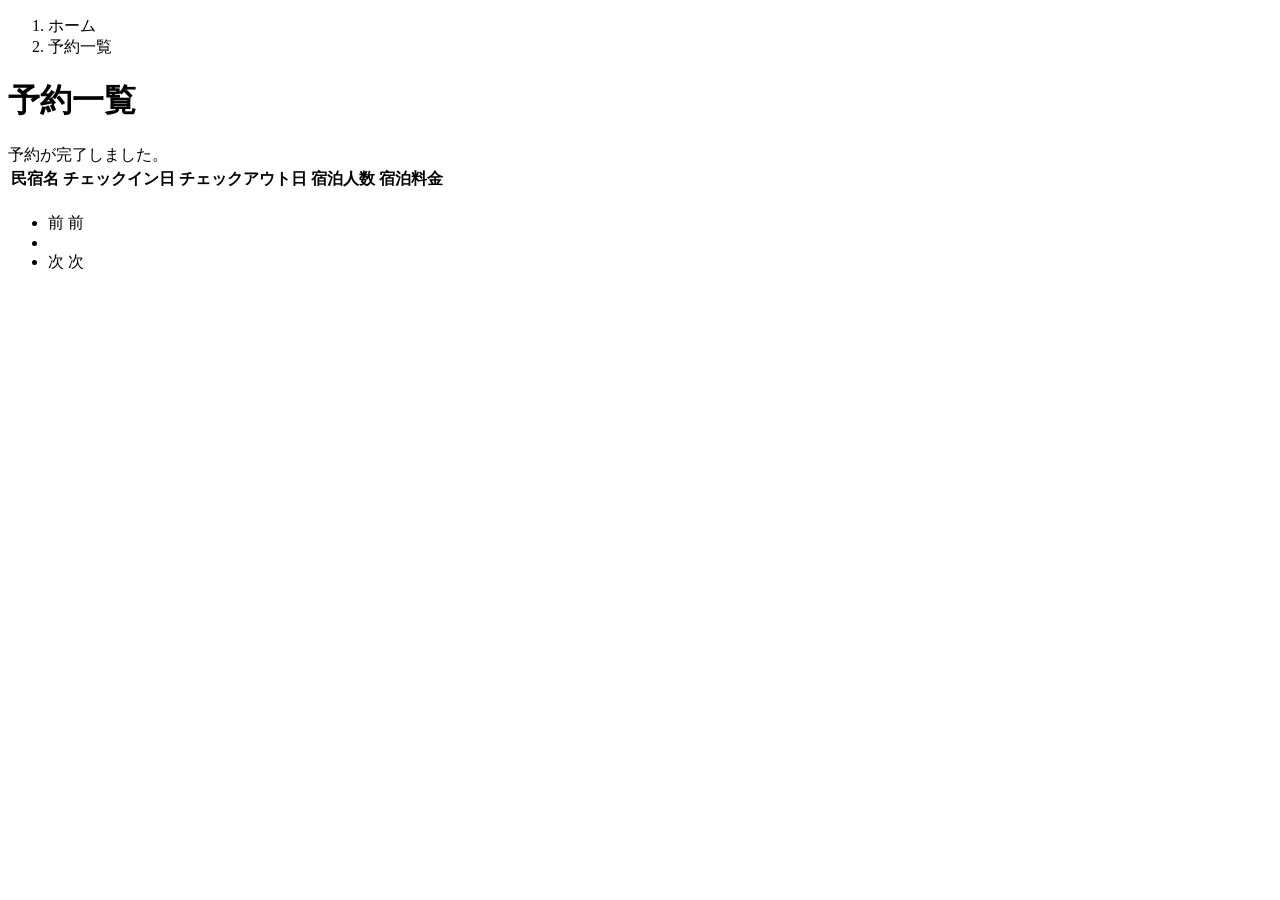
<file: Test/target/classes/templates/reservations/index.html>
<!DOCTYPE html>
 <html xmlns:th="https://www.thymeleaf.org" xmlns:sec="http://www.thymeleaf.org/extras/spring-security">    
     <head>
         <div th:replace="~{fragment :: meta}"></div>   
              
         <div th:replace="~{fragment :: styles}"></div>
           
         <title>予約一覧</title>   
     </head>
     <body>
         <div class="samuraitravel-wrapper">
             <!-- ヘッダー -->
             <div th:replace="~{fragment :: header}"></div>
             
             <main>
                 <div class="container samuraitravel-container pb-5">
                     <div class="row justify-content-center">
                         <div class="col-xxl-9 col-xl-10 col-lg-11">
                             <nav class="my-3" style="--bs-breadcrumb-divider: '>';" aria-label="breadcrumb">
                                 <ol class="breadcrumb mb-0"> 
                                     <li class="breadcrumb-item"><a th:href="@{/}">ホーム</a></li>                       
                                     <li class="breadcrumb-item active" aria-current="page">予約一覧</li>
                                 </ol>
                             </nav> 
                             
                             <h1 class="mb-3 text-center">予約一覧</h1>  
             
                              <div th:if="${param.reserved}" class="alert alert-info">
                                 予約が完了しました。
                             </div>   
                             
                             <table class="table">
                                 <thead>
                                     <tr>                            
                                         <th scope="col">民宿名</th>
                                         <th scope="col">チェックイン日</th>
                                         <th scope="col">チェックアウト日</th>
                                         <th scope="col">宿泊人数</th>
                                         <th scope="col">宿泊料金</th>                                        
                                     </tr>
                                 </thead>   
                                 <tbody>                                                    
                                     <tr th:each="reservation : ${reservationPage}">
                                         <td>
                                             <a th:href="@{/houses/__${reservation.getHouse().getId()}__}" th:text="${reservation.getHouse().getName()}"></a>
                                         </td>
                                         <td th:text="${reservation.getCheckinDate()}"></td>
                                         <td th:text="${reservation.getCheckoutDate()}"></td>
                                         <td th:text="${reservation.getNumberOfPeople + '名'}"></td>
                                         <td th:text="${#numbers.formatInteger(reservation.getAmount(), 1, 'COMMA') + '円'}"></td>
                                     </tr>                                    
                                 </tbody>
                             </table>    
                             
                            <!-- ページネーション -->
                             <div th:if="${reservationPage.getTotalPages() > 1}" class="d-flex justify-content-center">
                                 <nav aria-label="予約一覧ページ">
                                     <ul class="pagination">
                                         <li class="page-item">
                                             <span th:if="${reservationPage.isFirst()}" class="page-link disabled">前</span>
                                             <a th:unless="${reservationPage.isFirst()}" th:href="@{/reservations(page = ${reservationPage.getNumber() - 1})}" class="page-link samuraitravel-page-link">前</a>
                                         </li>
                                         <li th:each="i : ${#numbers.sequence(0, reservationPage.getTotalPages() - 1)}" class="page-item">
                                             <span th:if="${i == reservationPage.getNumber()}" class="page-link active samuraitravel-active" th:text="${i + 1}"></span>
                                             <a th:unless="${i == reservationPage.getNumber()}" th:href="@{/reservations(page = ${i})}" class="page-link samuraitravel-page-link" th:text="${i + 1}"></a>
                                         </li>
                                         <li class="page-item">                        
                                             <span th:if="${reservationPage.isLast()}" class="page-link disabled">次</span>
                                             <a th:unless="${reservationPage.isLast()}" th:href="@{/reservations(page = ${reservationPage.getNumber() + 1})}" class="page-link samuraitravel-page-link">次</a>
                                         </li>
                                     </ul>
                                 </nav> 
                             </div>                
                         </div>                          
                     </div>
                 </div>  
             </main>
             
             <!-- フッター -->
             <div th:replace="~{fragment :: footer}"></div>
         </div>    
         
         <div th:replace="~{fragment :: scripts}"></div>  
   </body>
 </html>
</file>
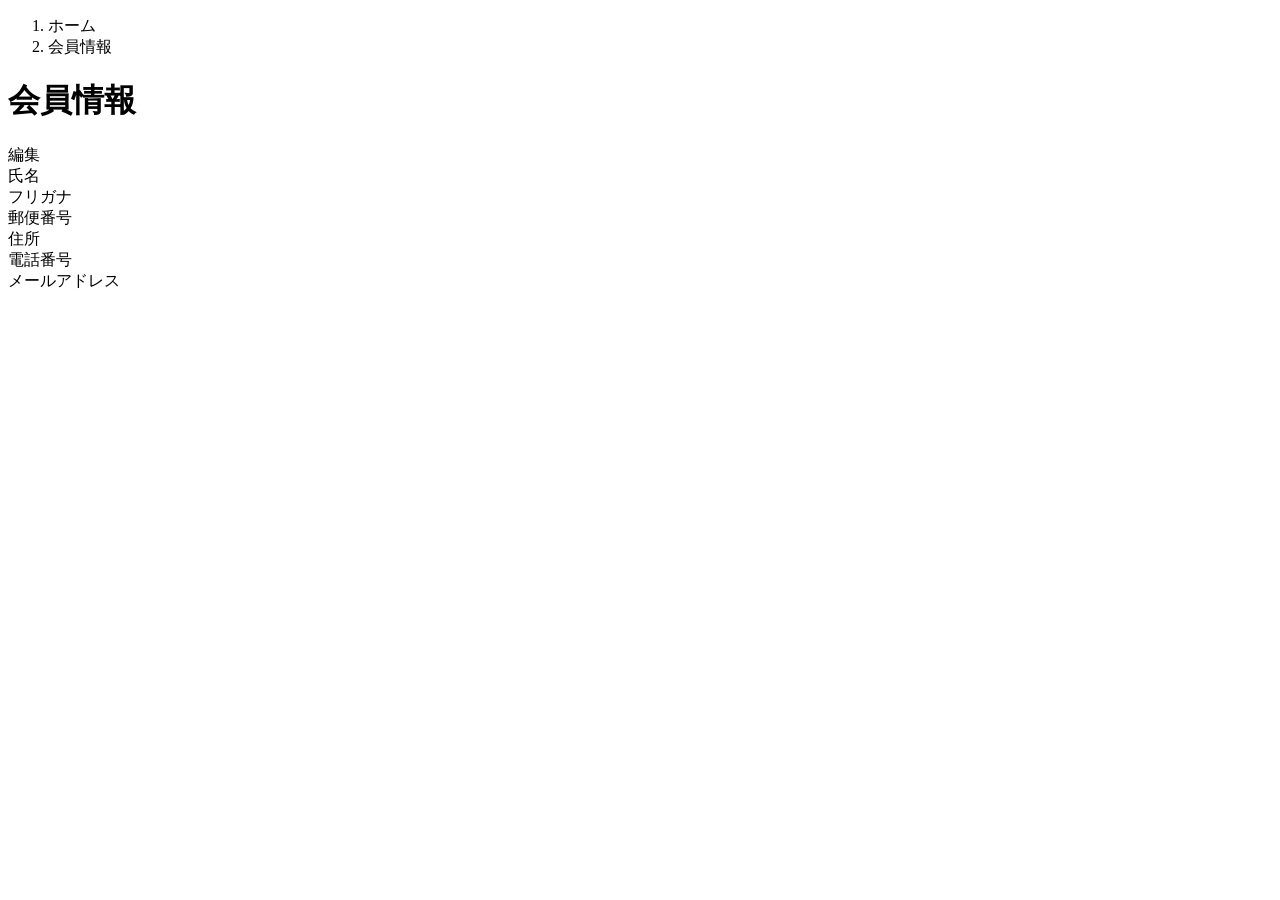
<file: Test/target/classes/templates/user/index.html>
<!DOCTYPE html>
 <html xmlns:th="https://www.thymeleaf.org" xmlns:sec="http://www.thymeleaf.org/extras/spring-security">    
     <head>
         <div th:replace="~{fragment :: meta}"></div>   
              
         <div th:replace="~{fragment :: styles}"></div>
           
         <title>会員情報</title>   
     </head>
     <body>
         <div class="samuraitravel-wrapper">
             <!-- ヘッダー -->
             <div th:replace="~{fragment :: header}"></div>
             
             <main>
                 <div class="container pb-5 samuraitravel-container">
                     <div class="row justify-content-center">
                         <div class="col-xl-5 col-lg-6 col-md-8">
                             <nav class="my-3" style="--bs-breadcrumb-divider: '>';" aria-label="breadcrumb">
                                 <ol class="breadcrumb mb-0"> 
                                     <li class="breadcrumb-item"><a th:href="@{/}">ホーム</a></li>                       
                                     <li class="breadcrumb-item active" aria-current="page">会員情報</li>
                                 </ol>
                             </nav> 
                             
                             <h1 class="mb-3 text-center">会員情報</h1> 
                             
                             <div class="d-flex justify-content-end align-items-end mb-3">                    
                                 <div>
                                     <a th:href="@{/user/edit}">編集</a>                        
                                 </div>
                             </div>                                       
                             
                             <div th:if="${successMessage}" class="alert alert-info">
                                 <span th:text="${successMessage}"></span>
                             </div>                               
                             
                             <div class="container mb-4">
                                 <div class="row pb-2 mb-2 border-bottom">
                                     <div class="col-4">
                                         <span class="fw-bold">氏名</span>
                                     </div>
             
                                     <div class="col">
                                         <span th:text="${user.getName()}"></span>
                                     </div>
                                 </div>                    
             
                                 <div class="row pb-2 mb-2 border-bottom">
                                     <div class="col-4">
                                         <span class="fw-bold">フリガナ</span>
                                     </div>
             
                                     <div class="col">
                                         <span th:text="${user.getFurigana()}"></span>
                                     </div>
                                 </div>            
                                 
                                 <div class="row pb-2 mb-2 border-bottom">
                                     <div class="col-4">
                                         <span class="fw-bold">郵便番号</span>
                                     </div>
             
                                     <div class="col">
                                         <span th:text="${user.getPostalCode()}"></span>
                                     </div>
                                 </div>   
                                 
                                 <div class="row pb-2 mb-2 border-bottom">
                                     <div class="col-4">
                                         <span class="fw-bold">住所</span>
                                     </div>
             
                                     <div class="col">
                                         <span th:text="${user.getAddress()}"></span>
                                     </div>
                                 </div>
             
                                 <div class="row pb-2 mb-2 border-bottom">
                                     <div class="col-4">
                                         <span class="fw-bold">電話番号</span>
                                     </div>
             
                                     <div class="col">
                                         <span th:text="${user.getPhoneNumber()}"></span>
                                     </div>
                                 </div>  
                                 
                                 <div class="row pb-2 mb-2 border-bottom">
                                     <div class="col-4">
                                         <span class="fw-bold">メールアドレス</span>
                                     </div>
             
                                     <div class="col">
                                         <span th:text="${user.getEmail()}"></span>
                                     </div>
                                 </div>                                 
                             </div>                                                                                                                           
                         </div>
                     </div>
                 </div>
             </main>
             
             <!-- フッター -->
             <div th:replace="~{fragment :: footer}"></div>
         </div>    
         
         <div th:replace="~{fragment :: scripts}"></div>  
   </body>
 </html>
</file>
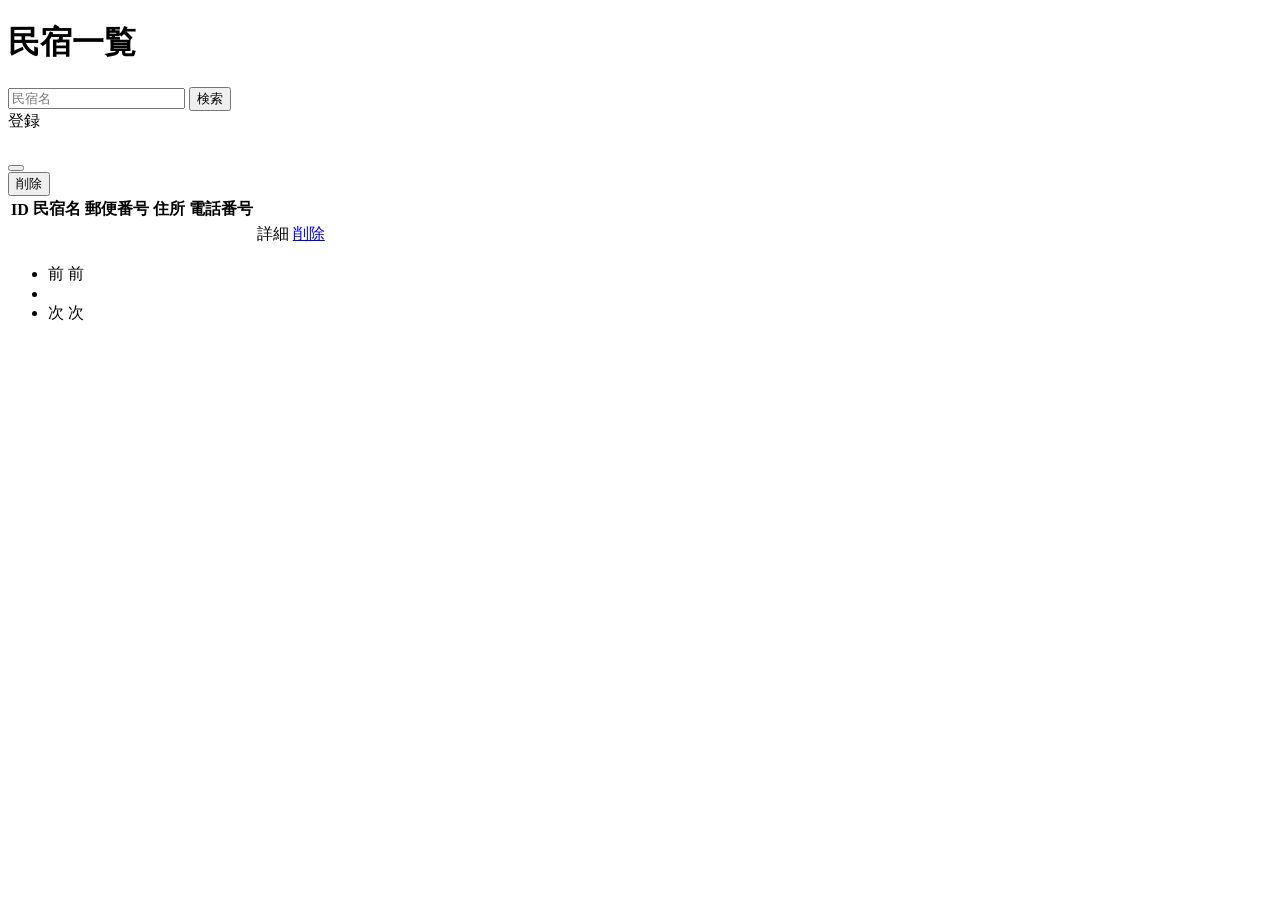
<file: Test/target/classes/templates/admin/houses/index.html>
<!DOCTYPE html>
<html xmlns:th="https://www.thymeleaf.org" xmlns:sec="http://www.thymeleaf.org/extras/spring-security">
	<head>
		
		<div th:replace="~{fragment :: meta}"></div>  
		
        <div th:replace="~{fragment :: styles}"></div> 
         <title>民宿一覧</title>       
     </head>
     <body>
         <div class="samuraitravel-wrapper">
             
             <div th:replace="~{fragment :: header}"></div>
             
             <main>
                 <div class="container pt-4 pb-5 samuraitravel-container">
                     <div class="row justify-content-center">
                         <div class="col-xxl-9 col-xl-10 col-lg-11">
                             
                             <h1 class="mb-4 text-center">民宿一覧</h1>   
                             
							  
                             <div class="d-flex justify-content-between align-items-end flex-wrap">
                                 <form method="get" th:action="@{/admin/houses}" class="mb-3">
                                     <div class="input-group">
                                         <input type="text" class="form-control" name="keyword" th:value="${keyword}" placeholder="民宿名">
                                         <button type="submit" class="btn text-white shadow-sm samuraitravel-btn">検索</button> 
                                     </div>               
                                 </form>                                 

                                 <a th:href="@{/admin/houses/register}" class="btn text-white shadow-sm mb-3 samuraitravel-btn">登録</a>
                             </div>
                             
                             <div th:if="${successMessage}" class="alert alert-info">
								 <span th:text="${successMessage}"></span>
							 </div>
                             <table class="table">
                                 <thead>
                                     <tr>
                                         <th scope="col">ID</th>
                                         <th scope="col">民宿名</th>
                                         <th scope="col">郵便番号</th>
                                         <th scope="col">住所</th>
                                         <th scope="col">電話番号</th>
                                         <th scope="col"></th>
                                         <th scope="col"></th>                                        
                                     </tr>
                                 </thead>   
                                 <tbody>                                                     
                                     <tr th:each="house : ${housePage}">
                                         <td th:text="${house.getId()}"></td>
                                         <td th:text="${house.getName()}"></td>
                                         <td th:text="${house.getPostalCode()}"></td>
                                         <td th:text="${house.getAddress()}"></td>
                                         <td th:text="${house.getPhoneNumber()}"></td>
                                         <td><a th:href="@{/admin/houses/__${house.getId()}__}">詳細</a></td> 
                                         <td><a href="#" class="samuraitravel-link-danger" data-bs-toggle="modal" th:data-bs-target="${'#deleteHouseModal' + house.getId()}">削除</a></td>
                                         
                                         <!-- 削除用モーダル -->
                                         <div class="modal fade" th:id="${'deleteHouseModal' + house.getId()}" tabindex="-1" th:aria-labelledby="${'deleteHouseModalLabel' + house.getId()}">
                                             <div class="modal-dialog">
                                                 <div class="modal-content">
                                                     <div class="modal-header">
                                                         <h5 class="modal-title" th:id="${'deleteHouseModalLabel' + house.getId()}" th:text="${house.getName() + 'を削除してもよろしいですか？'}"></h5>
                                                         <button type="button" class="btn-close" data-bs-dismiss="modal" aria-label="閉じる"></button>
                                                     </div>
                                                     <div class="modal-footer">
                                                         <form method="post"th:action="@{/admin/houses/__${house.getId()}__/delete}">
                                                             <button type="submit" class="btn samuraitravel-btn-danger text-white shadow-sm">削除</button>
                                                         </form>
                                                     </div>
                                                 </div>
                                             </div>
                                         </div>                       
                                     </tr>                                      
                                 </tbody>
                             </table>
                             
                             <!-- べージネーション -->
                             <div th:if="${housePage.getTotalPages() > 1}" class="d-flex justify-content-center">
								 <nav aria-label="民宿一覧ページ">
									 <ul class="pagination">
										 <li class="page-item">
											 <span th:if="${housePage.isFirst()}" class="page-link disabled">前</span>
										 	 <a th:unless="${housePage.isFirst()}" th:href="@{/admin/houses(page = ${housePage.getNumber() - 1}, keyword = ${keyword})}" class="page-link samuraitravel-page-link">前</a>
										 </li>
										 <li th:each="i : ${#numbers.sequence(0, housePage.getTotalPages() -1)}" class="page-item">
										 	<span th:if="${i == housePage.getNumber()}" class="page-link active samuraitravel-active" th:text="${i + 1}"></span>
										 	  <a th:unless="${i == housePage.getNumber()}" th:href="@{/admin/houses(page = ${i}, keyword = ${keyword})}" class="page-link samuraitravel-page-link" th:text="${i + 1}"></a>
										 </li>
										 <li class="page-item">                        
                                             <span th:if="${housePage.isLast()}" class="page-link disabled">次</span>
                               				 <a th:unless="${housePage.isLast()}" th:href="@{/admin/houses(page = ${housePage.getNumber() + 1}, keyword = ${keyword})}" class="page-link samuraitravel-page-link">次</a>
                                        </li>
                                    </ul>
                                </nav> 
                            </div>                                                                   
                        </div>
                    </div>
                </div>              
            </main>

             
             <!-- フッター -->
             <div th:replace="~{fragment :: footer}"></div>
         </div>    
         
         <!-- Bootstrap -->
      	 <div th:replace="~{fragment :: scripts}"></div> 
     </body>
 </html>
</file>
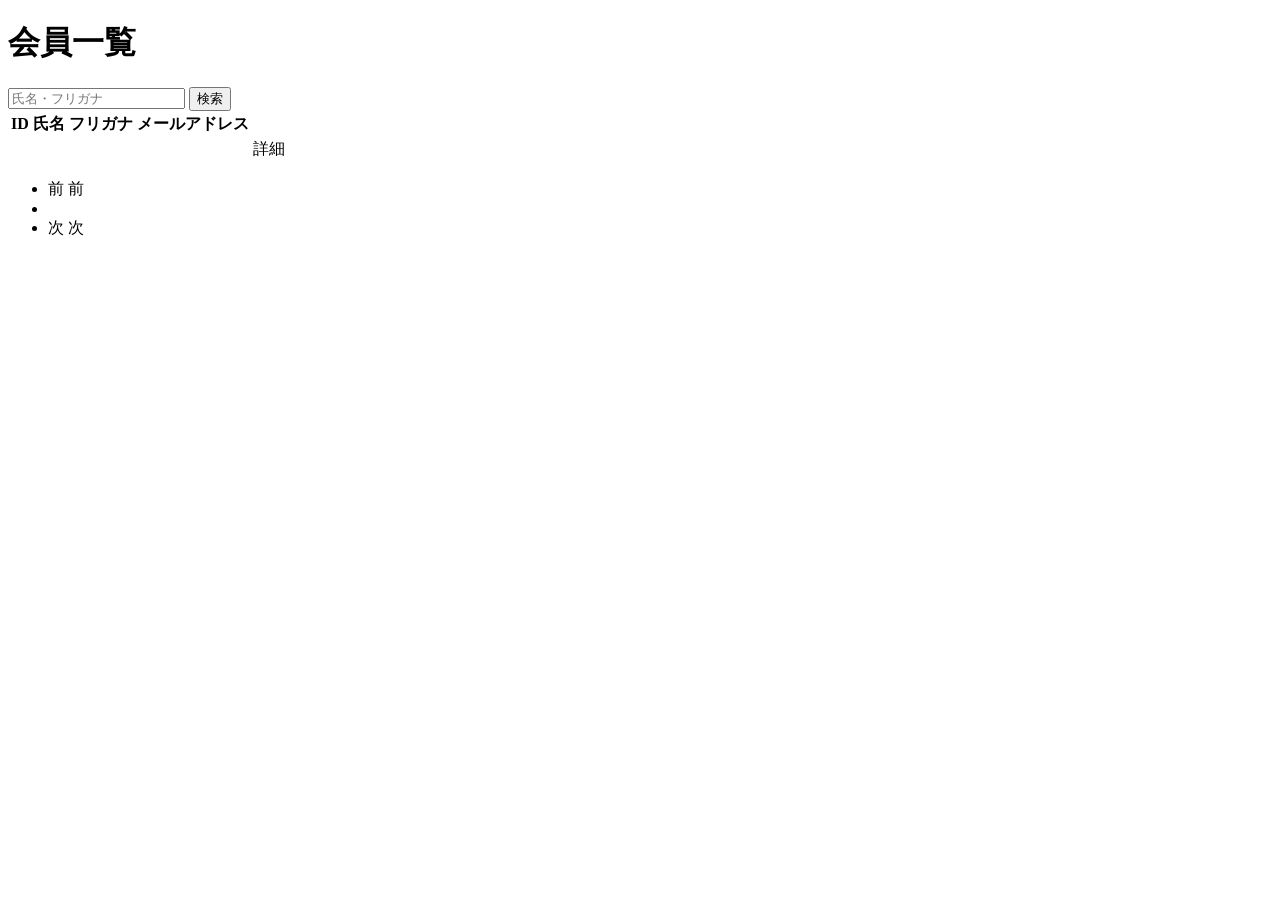
<file: Test/target/classes/templates/admin/users/index.html>
<!DOCTYPE html>
 <html xmlns:th="https://www.thymeleaf.org" xmlns:sec="http://www.thymeleaf.org/extras/spring-security">    
     <head>
         <div th:replace="~{fragment :: meta}"></div>   
              
         <div th:replace="~{fragment :: styles}"></div>
           
         <title>会員一覧</title>   
     </head>
     <body>
         <div class="samuraitravel-wrapper">
             <!-- ヘッダー -->
             <div th:replace="~{fragment :: header}"></div>
             
             <main>
                 <div class="container pt-4 pb-5 samuraitravel-container">
                     <div class="row justify-content-center">
                         <div class="col-xxl-9 col-xl-10 col-lg-11">
                             
                             <h1 class="mb-4 text-center">会員一覧</h1>   
                             
                             <div class="d-flex justify-content-between align-items-end">
                                 <form method="get" th:action="@{/admin/users}" class="mb-3">
                                     <div class="input-group">
                                         <input type="text" class="form-control" name="keyword" th:value="${keyword}" placeholder="氏名・フリガナ">
                                         <button type="submit" class="btn text-white shadow-sm samuraitravel-btn">検索</button> 
                                     </div>               
                                 </form>                                                                                                
                             </div>                                                         
                 
                             <div th:if="${successMessage}" class="alert alert-info">
                                 <span th:text="${successMessage}"></span>
                             </div>   
                             
                             <table class="table">
                                 <thead>
                                     <tr>
                                         <th scope="col">ID</th>
                                         <th scope="col">氏名</th>
                                         <th scope="col">フリガナ</th>
                                         <th scope="col">メールアドレス</th>                                        
                                         <th scope="col"></th>
                                     </tr>
                                 </thead>   
                                 <tbody>                                                     
                                     <tr th:each="user : ${userPage}">
                                         <td th:text="${user.getId()}"></td>
                                         <td th:text="${user.getName()}"></td>
                                         <td th:text="${user.getFurigana()}"></td>
                                         <td th:text="${user.getEmail()}"></td>
                                         <td><a th:href="@{/admin/users/__${user.getId()}__}">詳細</a></td>                                                                                
                                     </tr>                                      
                                 </tbody>
                             </table>  
                             
                             <!-- ページネーション -->
                             <div th:if="${userPage.getTotalPages() > 1}" class="d-flex justify-content-center">
                                 <nav aria-label="会員一覧ページ">
                                     <ul class="pagination">
                                         <li class="page-item">
                                             <span th:if="${userPage.isFirst()}" class="page-link disabled">前</span>
                                             <a th:unless="${userPage.isFirst()}" th:href="@{/admin/users(page = ${userPage.getNumber() - 1}, keyword = ${keyword})}" class="page-link samuraitravel-page-link">前</a>
                                         </li>
                                         <li th:each="i : ${#numbers.sequence(0, userPage.getTotalPages() - 1)}" class="page-item">
                                             <span th:if="${i == userPage.getNumber()}" class="page-link active samuraitravel-active" th:text="${i + 1}"></span>
                                             <a th:unless="${i == userPage.getNumber()}" th:href="@{/admin/users(page = ${i}, keyword = ${keyword})}" class="page-link samuraitravel-page-link" th:text="${i + 1}"></a>
                                         </li>
                                         <li class="page-item">                        
                                             <span th:if="${userPage.isLast()}" class="page-link disabled">次</span>
                                             <a th:unless="${userPage.isLast()}" th:href="@{/admin/users(page = ${userPage.getNumber() + 1}, keyword = ${keyword})}" class="page-link samuraitravel-page-link">次</a>
                                         </li>
                                     </ul>
                                 </nav> 
                             </div>                                      
                         </div>
                     </div>
                 </div>
             </main>
             
             <!-- フッター -->
             <div th:replace="~{fragment :: footer}"></div>
         </div>    
         
         <div th:replace="~{fragment :: scripts}"></div>  
   </body>
 </html>
</file>
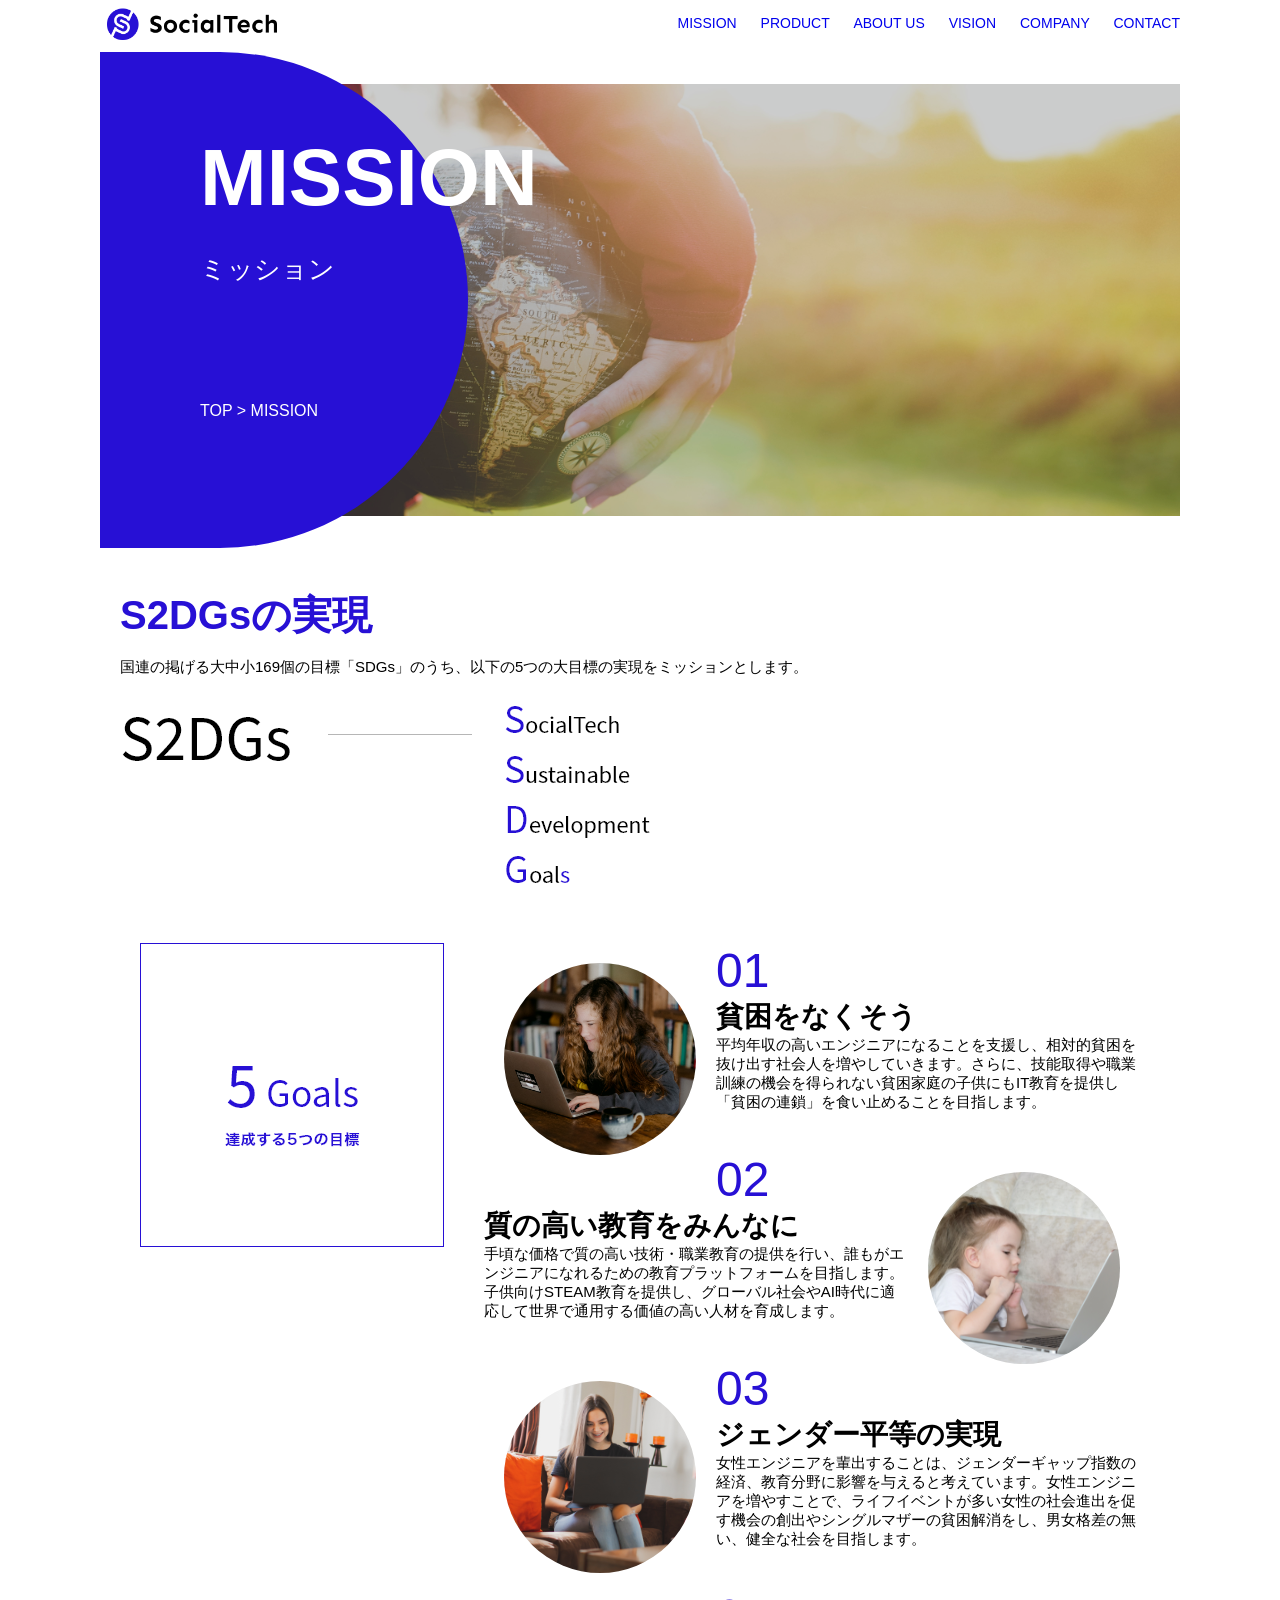
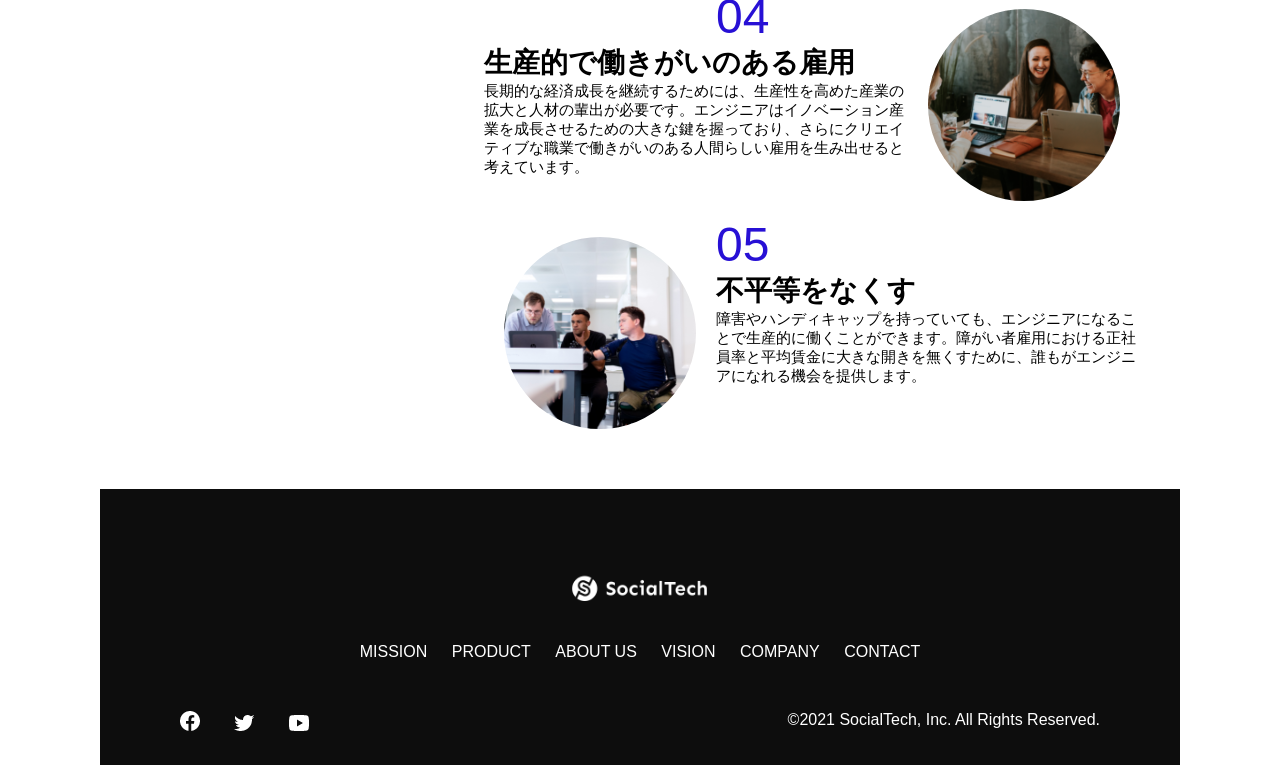
<file: test4/mission.html>
<!DOCTYPE html>
<html>
<head>
  <title>SocialTech - MISSION ミッション -</title>
  <meta charset="UTF-8">
  <meta name="description" content="SocialTechが目指す5つの目標(SDGs)を紹介します">
  <meta name="viewport" content="width=device-width, initial-scale=1.0">
  <link rel="stylesheet" href="style.css">
</head>

<body>
  <!-- ヘッダー -->
  <header>
    <!-- ロゴ -->
    <a href="index.html" id="logo"><img src="images/logo.png" alt="トップページに戻る"></a>

    <!-- PC用ナビゲーション -->
    <nav id="nav-pc">
      <a href="mission.html">MISSION</a>
      <a href="product.html">PRODUCT</a>
      <a href="index.html#aboutus">ABOUT US</a>
      <a href="index.html#vision">VISION</a>
      <a href="index.html#company">COMPANY</a>
      <a href="index.html#contact">CONTACT</a>
    </nav>

    <!-- スマホ用メニューボタン -->
    <img id="menu-sp" src="images/button-menu.png" alt="ナビゲーションを開く" onclick="document.getElementById('nav-sp').style.display = 'block'">
    
    <!-- スマホ用ナビゲーション -->
    <nav id="nav-sp">
      <img id="close" src="images/button-close.png" alt="ナビゲーションを閉じる" onclick="document.getElementById('nav-sp').style.display = 'none'">
      <a id="logo-sp" href="index.html" onclick="document.getElementById('nav-sp').style.display = 'none'"><img
          src="images/logo-sp.png" alt="トップページに戻る"></a>
      <a class="menu" href="mission.html" onclick="document.getElementById('nav-sp').style.display = 'none'">MISSION</a>
      <a class="menu" href="product.html" onclick="document.getElementById('nav-sp').style.display = 'none'">PRODUCT</a>
      <a class="menu" href="index.html#aboutus" onclick="document.getElementById('nav-sp').style.display = 'none'">ABOUT
        US</a>
      <a class="menu" href="index.html#vision"
        onclick="document.getElementById('nav-sp').style.display = 'none'">VISION</a>
      <a class="menu" href="index.html#company"
        onclick="document.getElementById('nav-sp').style.display = 'none'">COMPANY</a>
      <a class="menu" href="index.html#contact"
        onclick="document.getElementById('nav-sp').style.display = 'none'">CONTACT</a>
      <div id="sns">
        <a href="https://www.facebook.com/sejuku2013"><img src="images/button-facebook.png" alt="Facebookのリンク"></a>
        <a href="https://twitter.com/samuraijuku"><img src="images/button-twitter.png" alt="Twitterのリンク"></a>
        <a href="https://www.youtube.com/channel/UCCFOQO5aDK0xXam4cUQXT8g"><img src="images/button-youtube.png" alt="YouTubeのリンク"></a>
      </div>
    </nav>
  </header>
  <main>
    <article>
      <section id="mission-main">
        <div id="mission-title">
          <h1>MISSION</h1>
          <span>ミッション</span>
          <div>TOP > MISSION</div>
        </div>
      </section>
      <section id="mission-s2dgs">
        <h2 class="mission-h2">S2DGsの実現</h2>
        <p>国連の掲げる大中小169個の目標「SDGs」のうち、以下の5つの大目標の実現をミッションとします。</p>
        <img src="images/mission/mission-s2dgs.png" alt="S2DGs">
      </section>
      <section id="mission-5goals">
        <div>
          <img id="s2dgs-image" src="images/mission/mission-5goals.png" alt="5Goals">
        </div>
        <div>
          <div>
            <img class="fivegoals-image-left" src="images/mission/mission-5goals01.png" alt="PCを操作する女の子">
            <span class="fivegoals-number">01</span>
            <h3 class="fivegoals-h3">貧困をなくそう</h3>
            <p class="fivegoals-p">
              平均年収の高いエンジニアになることを支援し、相対的貧困を抜け出す社会人を増やしていきます。さらに、技能取得や職業訓練の機会を得られない貧困家庭の子供にもIT教育を提供し「貧困の連鎖」を食い止めることを目指します。
            </p>
          </div>

          <div>
            <img class="fivegoals-image-right" src="images/mission/mission-5goals02.png" alt="PCを見つめる小さい女の子">
            <span class="fivegoals-number">02</span>
            <h3 class="fivegoals-h3">質の高い教育をみんなに</h3>
            <p class="fivegoals-p">
              手頃な価格で質の高い技術・職業教育の提供を行い、誰もがエンジニアになれるための教育プラットフォームを目指します。子供向けSTEAM教育を提供し、グローバル社会やAI時代に適応して世界で通用する価値の高い人材を育成します。
            </p>
          </div>

          <div>
            <img class="fivegoals-image-left" src="images/mission/mission-5goals03.png" alt="PCを操作する女の子">
            <span class="fivegoals-number">03</span>
            <h3 class="fivegoals-h3">ジェンダー平等の実現</h3>
            <p class="fivegoals-p">
              女性エンジニアを輩出することは、ジェンダーギャップ指数の経済、教育分野に影響を与えると考えています。女性エンジニアを増やすことで、ライフイベントが多い女性の社会進出を促す機会の創出やシングルマザーの貧困解消をし、男女格差の無い、健全な社会を目指します。
            </p>
          </div>

          <div>
            <img class="fivegoals-image-right" src="images/mission/mission-5goals04.png" alt="笑顔で話し合う3人の男女">
            <span class="fivegoals-number">04</span>
            <h3 class="fivegoals-h3">生産的で働きがいのある雇用</h3>
            <p class="fivegoals-p">
              長期的な経済成長を継続するためには、生産性を高めた産業の拡大と人材の輩出が必要です。エンジニアはイノベーション産業を成長させるための大きな鍵を握っており、さらにクリエイティブな職業で働きがいのある人間らしい雇用を生み出せると考えています。
            </p>
          </div>

          <div>
            <img class="fivegoals-image-left" src="images/mission/mission-5goals05.png" alt="障害を持つ男性が生き生きと働く様子">
            <span class="fivegoals-number">05</span>
            <h3 class="fivegoals-h3">不平等をなくす</h3>
            <p class="fivegoals-p">
              障害やハンディキャップを持っていても、エンジニアになることで生産的に働くことができます。障がい者雇用における正社員率と平均賃金に大きな開きを無くすために、誰もがエンジニアになれる機会を提供します。
            </p>
          </div>
        </div>
      </section>
    </article>
    <footer>
      <div id="footer-logo">
        <img src="images/logo-sp.png" alt="SocialTech">
      </div>
      <div id="footer-link">
        <a href="mission.html">MISSION</a>
        <a href="product.html">PRODUCT</a>
        <a href="index.html#aboutus">ABOUT US</a>
        <a href="index.html#vision">VISION</a>
        <a href="index.html#company">COMPANY</a>
        <a href="index.html#contact">CONTACT</a>
      </div>
      <div id="sns-footer">
        <a href="https://www.facebook.com/sejuku2013"><img src="images/button-facebook.png" alt="Facebookのリンク"></a>
        <a href="https://twitter.com/samuraijuku"><img src="images/button-twitter.png" alt="Twitterのリンク"></a>
        <a href="https://www.youtube.com/channel/UCCFOQO5aDK0xXam4cUQXT8g"><img src="images/button-youtube.png" alt="YouTubeのリンク"></a>
        <span id="copyright">&copy;2021 SocialTech, Inc. All Rights Reserved. </span>
      </div>
    </footer>
  </main>
</body>
</html>
</file>
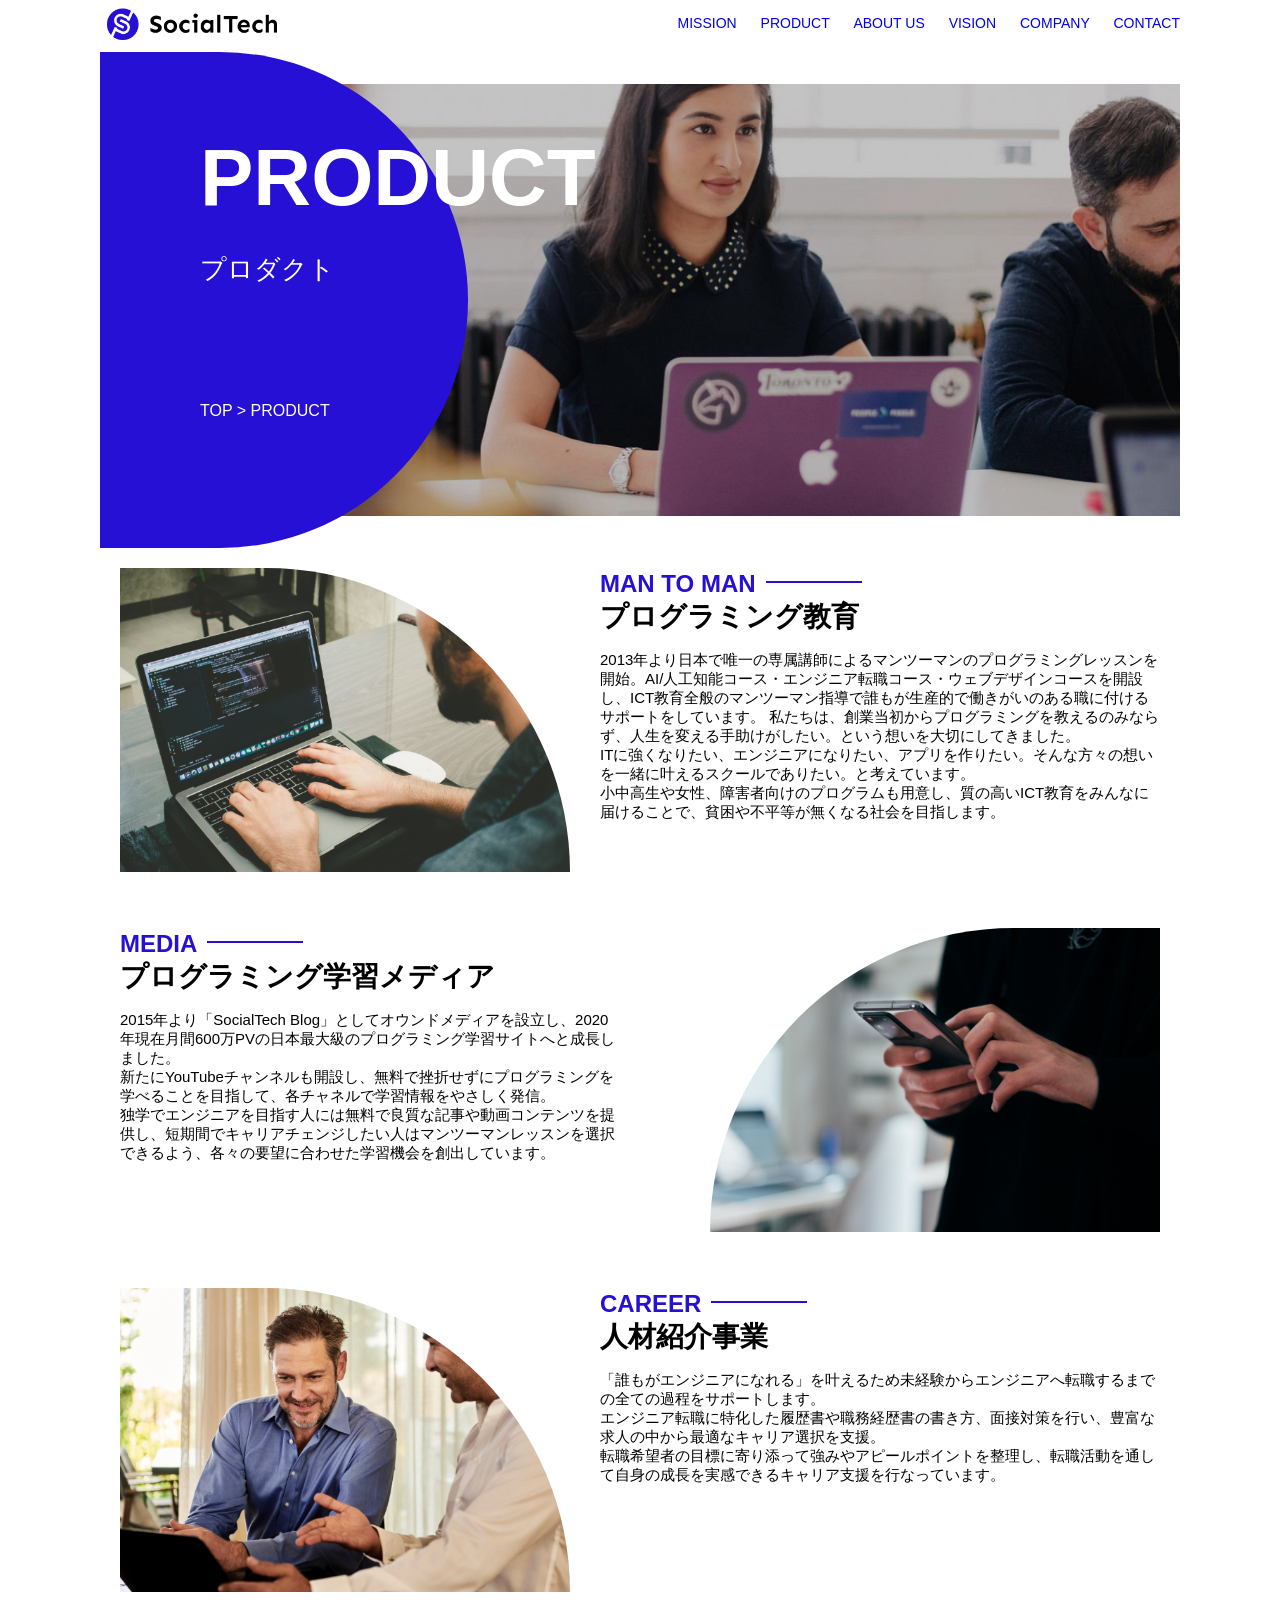
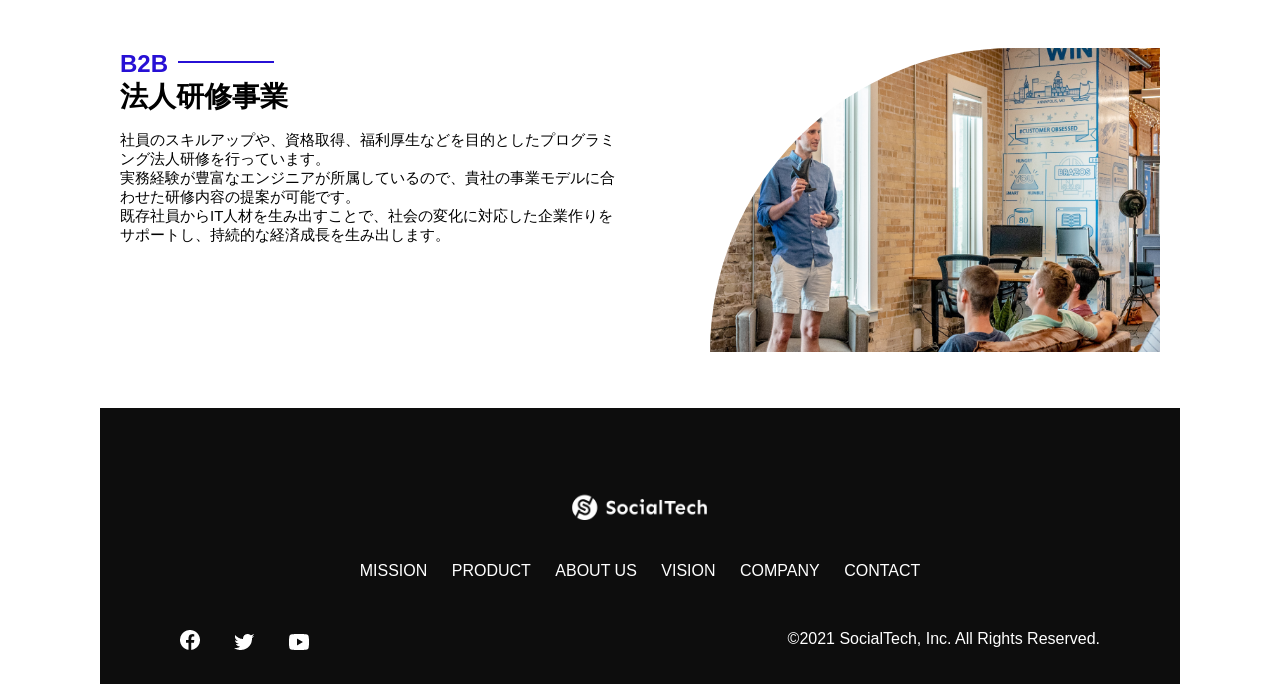
<file: test4/product.html>
<!DOCTYPE html>
  <html>
  <head>
    <title>SocialTech -PRODUCT プロダクト-</title>
    <meta charset="UTF-8">
    <meta name="description" content="SocialTechの4つのプロダクトを紹介します">
    <meta name="viewport" content="width=device-width, initial-scale=1.0">
    <link rel="stylesheet" href="style.css">
  </head>
  
  <body>
    <!-- ヘッダー -->
    <header>
      <!-- ロゴ -->
      <a href="index.html" id="logo"><img src="images/logo.png" alt="トップページに戻る"></a>
  
      <!-- PC用ナビゲーション -->
      <nav id="nav-pc">
        <a href="mission.html">MISSION</a>
        <a href="product.html">PRODUCT</a>
        <a href="index.html#aboutus">ABOUT US</a>
        <a href="index.html#vision">VISION</a>
        <a href="index.html#company">COMPANY</a>
        <a href="index.html#contact">CONTACT</a>
      </nav>
  
      <!-- スマホ用メニューボタン -->
      <img id="menu-sp" src="images/button-menu.png" alt="ナビゲーションを開く" onclick="document.getElementById('nav-sp').style.display = 'block'">
  
      <!-- スマホ用ナビゲーション -->
      <nav id="nav-sp">
        <img id="close" src="images/button-close.png" alt="ナビゲーションを閉じる" onclick="document.getElementById('nav-sp').style.display = 'none'">
        <a id="logo-sp" href="index.html" onclick="document.getElementById('nav-sp').style.display = 'none'"><img
            src="images/logo-sp.png" alt="トップページに戻る"></a>
        <a class="menu" href="mission.html" onclick="document.getElementById('nav-sp').style.display = 'none'">MISSION</a>
        <a class="menu" href="product.html" onclick="document.getElementById('nav-sp').style.display = 'none'">PRODUCT</a>
        <a class="menu" href="index.html#aboutus" onclick="document.getElementById('nav-sp').style.display = 'none'">ABOUT
          US</a>
        <a class="menu" href="index.html#vision"
          onclick="document.getElementById('nav-sp').style.display = 'none'">VISION</a>
        <a class="menu" href="index.html#company"
          onclick="document.getElementById('nav-sp').style.display = 'none'">COMPANY</a>
        <a class="menu" href="index.html#contact"
          onclick="document.getElementById('nav-sp').style.display = 'none'">CONTACT</a>
        <div id="sns">
          <a href="https://www.facebook.com/sejuku2013"><img src="images/button-facebook.png" alt="Facebookのリンク"></a>
          <a href="https://twitter.com/samuraijuku"><img src="images/button-twitter.png" alt="Twitterのリンク"></a>
          <a href="https://www.youtube.com/channel/UCCFOQO5aDK0xXam4cUQXT8g"><img src="images/button-youtube.png" alt="YouTubeのリンク"></a>
        </div>
      </nav>
    </header>
    <main>
      <article>
        <section id="product-main">
          <div id="product-title">
            <h1>PRODUCT</h1>
            <span>プロダクト</span>
            <div>TOP > PRODUCT</div>
          </div>
        </section>
        <section class="product-section1">
          <img src="images/product/product-mantoman.png" alt="PCでコードを書く男性">
          <div>
            <h2 class="product-h2">MAN TO MAN</h2>
            <h3 class="product-h3">プログラミング教育</h3>
            <p>
              2013年より日本で唯一の専属講師によるマンツーマンのプログラミングレッスンを開始。AI/人工知能コース・エンジニア転職コース・ウェブデザインコースを開設し、ICT教育全般のマンツーマン指導で誰もが生産的で働きがいのある職に付けるサポートをしています。
              私たちは、創業当初からプログラミングを教えるのみならず、人生を変える手助けがしたい。という想いを大切にしてきました。<br>ITに強くなりたい、エンジニアになりたい、アプリを作りたい。そんな方々の想いを一緒に叶えるスクールでありたい。と考えています。<br>小中高生や女性、障害者向けのプログラムも用意し、質の高いICT教育をみんなに届けることで、貧困や不平等が無くなる社会を目指します。
            </p>
          </div>
        </section>
        <section class="product-section2">
          <div>
            <h2 class="product-h2">MEDIA</h2>
            <h3 class="product-h3">プログラミング学習メディア</h3>
            <p>2015年より「SocialTech
              Blog」としてオウンドメディアを設立し、2020年現在月間600万PVの日本最大級のプログラミング学習サイトへと成長しました。<br>新たにYouTubeチャンネルも開設し、無料で挫折せずにプログラミングを学べることを目指して、各チャネルで学習情報をやさしく発信。<br>独学でエンジニアを目指す人には無料で良質な記事や動画コンテンツを提供し、短期間でキャリアチェンジしたい人はマンツーマンレッスンを選択できるよう、各々の要望に合わせた学習機会を創出しています。
            </p>
          </div>
          <img src="images/product/product-media.png" alt="スマートフォンを操作する人">
        </section>
        <section class="product-section1">
          <img src="images/product/product-career.png" alt="笑顔で話し合う2人の男性">
          <div>
            <h2 class="product-h2">CAREER</h2>
            <h3 class="product-h3">人材紹介事業</h3>
            <p>
              「誰もがエンジニアになれる」を叶えるため未経験からエンジニアへ転職するまでの全ての過程をサポートします。<br>エンジニア転職に特化した履歴書や職務経歴書の書き方、面接対策を行い、豊富な求人の中から最適なキャリア選択を支援。<br>転職希望者の目標に寄り添って強みやアピールポイントを整理し、転職活動を通して自身の成長を実感できるキャリア支援を行なっています。<br>
            </p>
          </div>
        </section>
        <section class="product-section2">
          <div>
            <h2 class="product-h2">B2B</h2>
            <h3 class="product-h3">法人研修事業</h3>
            <p>
              社員のスキルアップや、資格取得、福利厚生などを目的としたプログラミング法人研修を行っています。<br>実務経験が豊富なエンジニアが所属しているので、貴社の事業モデルに合わせた研修内容の提案が可能です。<br>既存社員からIT人材を生み出すことで、社会の変化に対応した企業作りをサポートし、持続的な経済成長を生み出します。
            </p>
          </div>
          <img src="images/product/product-b2b.png" alt="講演中の男性とそれを聴く人々">
        </section>
     </article>
     
      <footer>
        <div id="footer-logo">
          <img src="images/logo-sp.png" alt="SocialTech">
        </div>
        <div id="footer-link">
          <a href="mission.html">MISSION</a>
          <a href="product.html">PRODUCT</a>
          <a href="index.html#aboutus">ABOUT US</a>
          <a href="index.html#vision">VISION</a>
          <a href="index.html#company">COMPANY</a>
          <a href="index.html#contact">CONTACT</a>
        </div>
        <div id="sns-footer">
          <a href="https://www.facebook.com/sejuku2013"><img src="images/button-facebook.png" alt="Facebookのリンク"></a>
          <a href="https://twitter.com/samuraijuku"><img src="images/button-twitter.png" alt="Twitterのリンク"></a>
          <a href="https://www.youtube.com/channel/UCCFOQO5aDK0xXam4cUQXT8g"><img src="images/button-youtube.png" alt="YouTubeのリンク"></a>
          <span id="copyright">&copy;2021 SocialTech, Inc. All Rights Reserved. </span>
        </div>
      </footer>
    </main>
  </body>
  
  </html>
</file>
<file: test4/style.css>
body {
  font-family: "Source Sans Pro","Hiragino Kaku Gothic ProN", Meiryo, Arial, sans-serif;
}
p {
  font-size: 15px;
}

/*=============
  PC用のスタイル
===============*/
/* 横幅設定 */
@media screen and (min-width: 768px) {
body {
  max-width: 1080px;
  min-width: 960px;
  margin: 0 auto 0 auto;
}

/*　ヘッダー */
header {
  display: flex;
  justify-content: space-between;
}

/*ナビゲーションのレイアウト */
#nav-pc {
  text-align: right;
  font-size: 14px;
  padding-top: 15px;
}

/*ナビゲーションのリンクの装飾設定 */
#nav-pc > a {
  text-decoration: none;
  margin-left: 20px;
}
#nav-pc > a link {
  color: #0d0d0d;
}
#nav-pc > a:visited {
  color: #0d0d0d;
}
#nav-pc > a:hover {
  color: #0d0d0d;
  text-decoration: underline;
}
#nav-pc > a:active {
  color: #0d0d0d;
}

/*スマホ用ナビを非表示 */
#nav-sp,
#menu-sp {
  display: none;
}
/*メインビジュアル*/
#main-visual {
  position: relative;
  height: 400px;
}
#main-message {
  position: absolute;
  top: 0;
  left: 0;
  background-color: #2710d5;
  color: #ffffff;
  border-radius: 0 0 476px 0;
  max-width: 620px;
  height: 100%;
  width: 100%;
  z-index: 11;
}
#main-message > h1 {
  font-size: 60px;
  font-weight: bold;
  margin: 100px 0 0 50px;
}
#main-message > p {
  font-size: 28px;
  margin: 0 0 0 50px;
}
#main-visual > img {
  max-width: 620px;
  border-radius: 476px 0 0 0;
  position: absolute;
  top: 0;
  right: 0;
  z-index: 10;
}
/* 見出し */
h2 {
  margin: 40px 0 0 0;
}

h2::after {
  content: url("images/line.png");
  margin-left: 10px;
}
h3 {
  font-size: 27px;
}

/*ミッション */
#mission {
  margin: 80px auto 80px auto;
  width: 100%;
}
#mission-flex {
  width: 100%;
  display: flex;
}

#mission-flex > div {
  width: 50%;
  margin: 20px;
}

#mission-photo {
  width: 100%;
}

#s2dgs {
  margin-top: 50px;
  width: 100%;
}
/*プロダクト */
#product {
  background-color: #fafafa;
  margin: 80px 0 80px 0;
  padding: 10px 40px 0px 40px;
}

/*外枠 */
#product > div {
  margin-top: 40px;
  display: flex;
}
/*左のカラム */
#product-left {
  width: 50%;
  margin-right: 20px;
}

/*右のカラム */
#product-right {
  width: 50%;
  margin-left: 20px;
  margin-top: 80px;
}

/*画像＋説明の枠 */
#product-left > div {
  position: relative;
  height: 480px;
  margin-right: 20px;
}
#product-right > div {
  position: relative;
  height: 480px;
  margin-left: 20px;
}

/* 画像*/
.product-photo {
  width: 100%;
}
/*説明文の枠 */
.product-explain {
  background-color: #ffffff;
  position: absolute;
  left: 0;
  top: 280px;
  margin: 0 40px 0 40px;
  padding: 20px;
  box-shadow: 5px 5px 10px rgba(0,0,0,0.05);
}

/*説明文の英語 */
.product-explain > span {
  color: #2710d5;
  font-weight: bold;
  font-size: 16px;
  margin: 0;
}

/*説明文の見出し */
.product-explain > h3 {
  font-size: 20px;
  margin: 5px 0 5px 0;
}

/*説明文 */
.product-explain > p {
  font-size: 14px;
  margin: 0;
}

/*「もっとみる」ボタン */
#product-more {
  margin: 0 auto -42px auto;
}

/* ABOUT US */
#aboutus {
  margin: 80px auto 80px auto;
}

/*3つの組織文化と画像を入れる枠 */
#aboutus > div {
  display: flex;
}

/*画像 */
.culture-img {
  width: 100%;
  align-self: flex-start;
}

.culture-img2 {
  margin-top: 50px;
  width: 100%;
}

/*3つの組織文化の表 */
.culture-table {
  margin-right: 50px;
}

/*番号 */
.culture-num {
  font-size: 80px;
  color: #2710d5;
  margin: 0 20px 0 0;
}

/*組織文化英語 */
.culture-en {
  color: #2710d5;
  font-weight: bold;
  font-size: 24px;
  display: block;
}

/*組織文化日本語 */
.culture-jp {
  font-size: 28px;
  font-weight: bold;
}

/*説明文 */
.culture-description {
  margin: 0;
}

/*ビジョン */
#vision {
  margin: 80px auto 80px auto;
}

/*セクション内の外枠 */
#vision > div {
  width: 100%;
  display: flex;
  justify-content: space-between;
  flex-wrap: wrap;
}

/*7つの行動指針の枠 */
.vision-box  {
  width: 300px;
  height: 300px;
  margin-bottom: 30px;
  position: relative;
}

.vision-box > img {
  width: 100%;
  height: auto;
  position: absolute;
  top: 0;
  left: 0;
  z-index: 30;
}
.vision-box > span {
  position: absolute;
  top: 0;
  left: 0;
  z-index: 31;
  margin-right: 20px;
}
.vision-box > span > h4 {
  color: #2710d5;
  font-size: 19px;
  margin: 80px 0 0 0;
}
.vision-box > span > h4::first-letter {
  font-size: 40px;
}

.vision-box > span > h5 {
  font-size: 20px;
  margin: 0 0 0 0;
}

/* 会社概要 */
#company {
  margin: 80px auto 80px auto;
}
#company-table {
  width: 100%;
}
.tableheader {
  text-align: left;
  padding: 20px;
  border-bottom-color: #2710d5;
  border-bottom-width: 1px;
  border-bottom-style: solid;
  width: 100px;
}
.tableheader-first {
  text-align: left;
  padding: 20px;
  border-bottom-color: #2710d5;
  border-bottom-width: 1px;
  border-bottom-style: solid;
  border-top-color: #2710d5;
  border-top-width: 1px;
  border-top-style: solid;
  width: 100px;
}

.cell {
  padding: 30px;
  border-bottom-color: #ececec;
  border-bottom-width: 1px;
  border-bottom-style: solid;
}
.cell-first {
  padding: 30px;
  border-bottom-color: #ececec; 
  border-bottom-width: 1px;
  border-bottom-style: solid;
  border-top-color: #ececec;
  border-top-width: 1px;
  border-top-style: solid;
}
#company > iframe {
  width: 100%;
  height: 368px;
  margin-top: 40px;
}
/*お問い合わせ */
#contact {
  margin: 80px auto 80px auto;
}

/*外枠*/
#contact > form > div {
  display: flex;
  flex-direction: row;
  flex-wrap: wrap;
  padding-bottom: 30px;
}

/*左列の見出し */
.contact-heading {
  width: 240px;
  align-self: center;
}
/*見出しのラベル */
.contact-label {
  font-weight: bold;
}
/*必須 */
.contact-span {
  color: #ce2222;
  margin: 0 0 0 20px;
  font-weight: bold;
}

/*テキストボックス */
.contact-textbox {
  border-top: 0;
  border-left: 0;
  border-right: 0;
  border-bottom-width: 1px;
  border-bottom-color: #707070;
  border-bottom-style: solid;
  width: 400px;
  height: 56px;
}
/*お問い合わせ内容のテキストエリア*/
.contact-textarea {
  border-top: 0;
  border-left: 0;
  border-right: 0;
  border-bottom-width: 1px;
  border-bottom-color: #707070;
  border-bottom-style: solid;
  background-color: #fafafa;
  width: 400px;
  height: 200px;
}
/*個人情報の取り扱い */
details {
  width: 700px;
}
details > div {
  background-color: #fafafa;
  padding: 20px;
}
details > div > span {
  font-weight: bold;
}

/*フッター*/
footer {
  background-color: #0d0d0d;
  text-align: center;
  padding: 80px 80px 30px 80px;
}

#footer-logo {
  margin-bottom: 30px;
}
#footer-link {
  margin-bottom: 50px;
}
#footer-link > a {
  text-decoration: none;
  margin: 10px;
}
#footer-link > a:link {
  color: #ffffff;
}
#footer-link > a:visited {
  color: #ffffff;
}
#footer-link > a:hover {
  color: #ffffff;
  text-decoration: underline;
}
#footer-link > a:active {
  color: #ffffff;
}

#sns-footer {
  text-align: left;
  width: 100%;
}
#sns-footer > a {
  margin-right: 30px;
}
#copyright {
  color: #ffffff;
  float: right;
  }
}

/*mission.html用スタイル */
  /*ミッションのメインビジュアル */
  #mission-main {
    height: 496px;
    width: 100%;
    background-image: url("images/mission/mission-main.png");
    background-repeat: no-repeat;
    background-position-y: center;
  }

  #mission-title {
    background-color: #2710d5;
    width: 368px;
    color: #ffffff;
    height: 496px;
    border-radius: 0 248px 248px 0;
    position: relative;
  }

  #mission-title > h1 {
    position: absolute;
    top: 0;
    left: 100px;
    font-size: 80px;
  }
  #mission-title > span {
    position: absolute;
    top: 200px;
    left: 100px;
    font-size: 26px;
  }

  #mission-title > div {
    position: absolute;
    top: 350px;
    left: 100px;
    font-size: 16px;
  }

  #mission-s2dgs {
    width: 100%;
    margin: 20px;
  }
  .mission-h2 {
    color: #2710d5;
    font-size: 40px;
  }
  .mission-h2::after {
    content: none;
  }
  #mission-5goals {
    margin: 20px;
    display:flex;
  }

  #mission-5goals > div {
    flex-grow: 1;
    padding: 20px;
  }
  #mission-5goals > div > div {
    margin-bottom: 40px;
  }

  .fivegoals-image-right {
    float: right;
    margin: 20px;
  }

  .fivegoals-image-left {
    float: left;
    margin: 20px;
  }
  .fivegoals-number {
    color: #2710d5;
    font-size: 48px;
    margin: 0;
  }

  .fivegoals-h3 {
    font-size: 28px;
    margin: 0;
  }

  .fivegoals-p {
    margin:0;
  }

  /*プロダクトページ */
  #product-main {
    height: 496px;
    width: 100%;
    background-image: url("images/product/product-main.png");
    background-repeat: no-repeat;
    background-position-y: center;
  }

  #product-title {
    background-color: #2710d5;
    width: 368px;
    color: #ffffff;
    height: 496px;
    border-radius: 0 248px 248px 0;
    position: relative;
  }

  #product-title > h1 {
    position: absolute;
    top: 0;
    left: 100px;
    font-size: 80px;
  }

  #product-title > span {
    position: absolute;
    top: 200px;
    left: 100px;
    font-size: 26px;
  }

  #product-title > div {
    position: absolute;
    top: 350px;
    left: 100px;
    font-size: 16px;
  }

  /*セクション1 */
  .product-section1 {
    position: relative;
    margin: 20px;
    height: 340px;
  }

  .product-section1 > img {
    position: absolute;
    top: 0;
    left: 0;
    width: 450px;
    margin: 0 40px 30px 0;
    border-radius: 0 432px 0 0;
  }
  .product-section1 > div {
    position: absolute;
    top: 0;
    left: 480px;
  }
  .product-section2 {
    position: relative;
    margin: 20px;
    height: 340px;
  }
  .product-section2 > img {
    position: absolute;
    top: 0;
    right: 0;
    width: 450px;
    margin: 0 0 30px 40px;
    border-radius: 432px 0 0 0;
  }
  .product-section2 > div {
    width: 500px;
    position: absolute;
    top: 0;
    left: 0;
  }
  .product-h2 {
    color: #2710d5;
    font-size: 24px;
    margin: 0;
  }
  .product-h3 {
    font-size: 28px;
    margin: 0;
  }
/*=======================
スマートフォン用のスタイル
========================*/
@media screen and (max-width: 767px){
  body {
    min-width: 375px;
    margin: 0;
  }

  /*PC用ナビゲーション非表示 */
  #nav-pc {
    display: none;
  }

  /*ハンバーガーメニュー */
  #menu-sp {
    float: right;
    padding: 0;
  }
  /*スマホ用ナビゲーションの表示切替 */
  /*初期状態、レイアウトと非表示設定 */
  #nav-sp {
    background-color: #2710d5;
    position: absolute;
    left: 0;
    top: 0;
    height: 100%;
    width: 100%;
    display: none;
    z-index: 100;
  }

  /* ×ボタン */
  #close {
    position: absolute;
    top: 20px;
    right: 20px;
  }

  /*ナビゲーションメニュー用ロゴ */
  #logo-sp {
    margin: 80px 0 30px 20px;
  }
  #nav-sp > a {
    display: block;
  }
  #nav-sp > a:link {
    color: #ffffff;
  }
  #nav-sp > a:visited {
    color: #ffffff;
  }
  #nav-sp > a:active {
    color: #ffffff;
  }
  #nav-sp > .menu {
    text-decoration: none;
    display: block;
    margin: 0 20px 0 20px;
    height: 44px;
    font-size: 16px;
    background-image: url("images/arrow.png");
    background-repeat: no-repeat;
    background-position: right top;
  }
  #sns {
    position: absolute;
    bottom: 20px;
    left: 20px;
  }
  #sns > a {
    margin-right: 30px;
  }

  /*メインビジュアル */
  #main-visual {
    position: relative;
    height: 470px;
    width: 100%;
    overflow: hidden;
  }
  #main-visual > div {
    position: absolute;
    top: 0;
    left: 0;
    background-color: #2710d5;
    color: white;
    border-radius: 0 0 476px 0;
    text-align: center;
    height: 280px;
    width: 100%;
    z-index: 11;
  }
  #main-visual > div > h1 {
    font-size: 28px;
    margin: 90px 0 0 0;
  }
  #main-visual > div > p {
    margin: 0;
  }

  #main-visual > img {
    width: 100%;
    border-radius: 476px 0 0 0;
    z-index: 10;
    position: absolute;
    bottom: 0;
    right: 0;
  }

  /*見出し */
  h2::after {
    content: url("images/line.png");
    margin-left: 10px;
  }

  h3 {
    font-size: 24px;
    margin: 10px 0 0 0;
  }

  /*ミッション */
  #mission {
    margin: 20px;
  }
  #mission-photo {
    width: 100%;
  }
  #s2dgs {
    width: 100%;
  }
  /*プロダクト */
  #product {
    background-color: #fafafa;
    padding-top: 10px;
  }

  #product h2 {
    margin-left: 20px;
  }
  /*外枠 */
  /*左右のカラム  スマホでは縦並び */
  #product-left,
  #product-right {
    margin-right: 20px;
    margin-left: 20px;
  }

  /* 画像 + 説明の枠 */
  #product-left > div,
  #product-right > div {
    position: relative;
    height: 540px;
  }

  /*説明文の枠 */
  .product-explain {
    background-color: #ffffff;
    position: absolute;
    left: 0;
    bottom: 50px;
    padding: 20px;
    box-shadow: 5px 5px 10px rgba(0,0,0,0.05);
  }
  .product-explain > span {
    color: #2710d5;
    font-weight: bold;
    font-size: 16px;
    margin: 0px;
  }
  .product-explain > h3 {
    margin: 10px 0 10px 0;
  }
  /*画像 */
  .product-photo {
    width: 100%;
  }
  .product-more > img {
    margin: 0 0 -42px 20px;
  }

  /* ABOUT　US　*/
  #aboutus {
    margin: 80px 20px 80px 20px;
  }
  #aboutus > div {
    display: flex;
    flex-direction: column;
  }
  .culture-table {
    width: 100%;
    padding-right: 20px;
    order: 2;
  }
  .culture-img {
    width: 100%;
    order: 1;
  }
  .culture-img2 {
    width: 100%;
  }

  .culture-num {
    font-size: 80px;
    color: #2710d5;
  }
  .culture-en {
    color: #2710d5;
    font-weight: bold;
    font-size: 24px;
    display: block;
  }
  .culture-jp {
    display: block;
  }
  .culture-description {
    margin: 0;
  }

  /*ビジョン */
  #vision {
    margin: 80px 20px 80px 20px;
  }

  .vision-box {
    width: 300px;
    height: 300px;
    margin-bottom: 30px;
    position: relative;
  }

  .vision-box > img {
    width: 100%;
    height: auto;
    position: absolute;
    top: 0;
    left: 0;
    z-index: 30;
  }

  .vision-box > span {
    position: absolute;
    top: 0;
    left: 0;
    z-index: 31;
    margin-right: 20px;
  }
  .vision-box > span > h4 {
    color: #2710d5;
    margin: 60px 0 0 0;
  }
  .vision-box > span > h5 {
    font-size: 20px;
    margin: 0 0 0 0;
  }
  .vision-box > span > p {
    margin: 10px 0 0 0;
  }

  /*会社概要 */
  #company {
    margin: 0 20px 0 20px;
  }
  #company > h3 {
    margin-bottom: 20px;
  }
  #company > table {
    width: 100%;
  }
  .tableheader-first {
    text-align: left;
    padding: 20px;
    border-bottom-color: #2710d5;
    border-bottom-width: 1px;
    border-bottom-style: solid;
    border-top-color: #2710d5;
    border-top-width: 1px;
    border-top-style: solid;
    width: 50px;
  }
  .tableheader {
    text-align: left;
    padding: 20px;
    border-bottom-color: #2710d5;
    border-bottom-width: 1px;
    border-bottom-style: solid;
    width: 50px;
  }
  .cell {
    padding: 20px;
    border-bottom-color: #ececec;
    border-bottom-width: 1px;
    border-bottom-style: solid;
  }
  .cell-first {
    padding: 20px;
    border-bottom-color: #ececec;
    border-bottom-width: 1px;
    border-bottom-style: solid;
    border-top-color: #ececec;
    border-top-width: 1px;
    border-top-style: solid;
  }
  #company > iframe {
    width: 100%;
    height: 240px;
    margin: 40px 0 0 0;
  }

  /*お問い合わせ */
  #contact {
    margin: 80px 20px 80px 20px;
  }

  #contact > h3 {
    margin-bottom: 20px;
  }

  #contact > form > div {
    margin-bottom: 20px;
  }
  
  .contact-heading {
    margin-bottom: 20px;
  } 

  /* ラベル */
  .contact-label {
    font-weight: bold;
  }

  /*必須 */
  .contact-span {
    color: #ce2222;
    margin: 0 0 0 20px;
    font-weight: bold;
  }

  .contact-textbox {
    height: 56px;
    border-top: 0;
    border-left: 0;
    border-right: 0;
    background-color: #fafafa;
    border-bottom-color: #707070;
    border-bottom-width: 1px;
    border-style: solid;
    min-width: 300px;
    width: 100%;
  }
  .contact-textarea {
    height: 150px;
    border-top: 0;
    border-left: 0;
    border-right: 0;
    background-color: #fafafa;
    width: 100%;
  }

  .radiobutton {
    margin-bottom: 20px;
  }
  .radiobutton + label::after {
    content: "\A";
    white-space: pre;
  }

  /*フッター */
  footer {
    background-color: #0d0d0d;
    padding: 30px 20px 50px 20px;
  }
  #footer-logo {
    margin-bottom: 30px;
  }
  #footer-link {
    margin-bottom: 50px;
  }
  #footer-link > a {
    text-decoration: none;
    margin: 0 20px 30px 0;
    display:block;
    background-image: url("images/arrow.png");
    background-repeat: no-repeat;
    background-position: right top;
  }
  #footer-link > a:link {
    color: #ffffff;
  }
  #footer-link > a:visited {
    color: #ffffff;
  }
  #footer-link > a:hover {
    color: #ffffff;
    text-decoration: underline;
  }
  #footer-link > a:active {
    color: #ffffff;
  }
  #sns-footer > a {
    margin-right: 30px;
  }
  #copyright {
    font-size: 12px;
    display: block;
    margin-top: 30px;
    color: #ffffff;
  }

  /*mission.html用スタイル*/
  /*ミッションのメインビジュアル */
  #mission-main {
    height: 256px;
    width: 100%;
    background-image: url("images/mission/mission-main.png");
    background-repeat: no-repeat;
    background-position-y: center;
    background-size: auto 208px;
  }

  #mission-title {
    background-color: #2710d5;
    width: 136px;
    color: #ffffff;
    height: 256px;
    border-radius: 0 248px 248px 0;
    position: relative;
  }
  #mission-title > h1 {
    position: absolute;
    top: 0;
    left: 20px;
    font-size: 40px;
  }

  #mission-title > span {
    position: absolute;
    top: 110px;
    left: 20px;
    font-size: 18px;
  }

  #mission-title > div {
    position: absolute;
    top: 180px;
    left: 20px;
    font-size: 13px;
  }

  /*ミッションページ S2DGSの設定 */
  #mission-s2dgs {
    margin: 20px;
  }

  .mission-h2 {
    color: #2710d5;
    font-size: 38px;
    margin: 0px;
  }

  .mission-h2::after {
    content: none;
  }

  #mission-s2dgs > img {
    width: 100%;
  }

  /*ミッションページ 5Goalsの設定 */
  #mission-5goals {
    margin: 20px;
  }
  #mission-5goals > div > div {
    margin-bottom: 40px;
  }
  #s2dgs-image {
    width: 100%;
  }
  .fivegoals-image-right {
    margin: 20px auto 20px auto;
    display: block;
  }
  .fivegoals-image-left {
    margin: 20px auto 20px auto;
    display: block;
  }
  .fivegoals-number {
    color: #2710d5;
    font-size: 48px;
    margin: 0;
  }
  .fivegoals-h3 {
    font-size: 28px;
    margin: 0;
  }
  .fivegoals-p {
    margin: 0;
  }


  .fivegoals-image-left {
    margin: 20px auto 20px auto;
    display: block;
  }

  /*プロダクトページ*/
  #product-main {
    height: 256px;
    width: 100%;
    background-image: url("images/product/product-main.png");
    background-repeat: no-repeat;
    background-position-y: center;
    background-size: auto 208px;
  }
  #product-title {
    background-color: #2710d5;
    width: 136px;
    color: #ffffff;
    height: 256px;
    border-radius: 0 248px 248px 0;
    position: relative;
  }
  #product-title > h1 {
    position: absolute;
    top: 0;
    left: 20px;
    font-size: 40px;
  }
  #product-title > span {
    position: absolute;
    top: 110px;
    left: 20px;
    font-size: 18px;
  }
  #product-title > div {
    position: absolute;
    top: 180px;
    left: 20px;
    font-size: 13px;
  } 

  .product-section1 {
    margin: 20px;
  }

  .product-section1 > img {
    width: 100%;
    border-radius: 0 300px 0 0;
  }
  
  .product-section2 {
    margin: 20px;
    display: flex;
    flex-direction: column;
  }

  .product-section2 > img {
    order: 1;
    width: 100%;
    border-radius: 300px 0 0 0;
  }

  .product-section2 > div {
    order: 2;
  }

  .product-h2 {
    color: #2710d5;
    font-size: 24px;
    margin: 0;
  }

  .product-h3 {
    font-size: 28px;
    margin: 0;
  }
}
</file>
